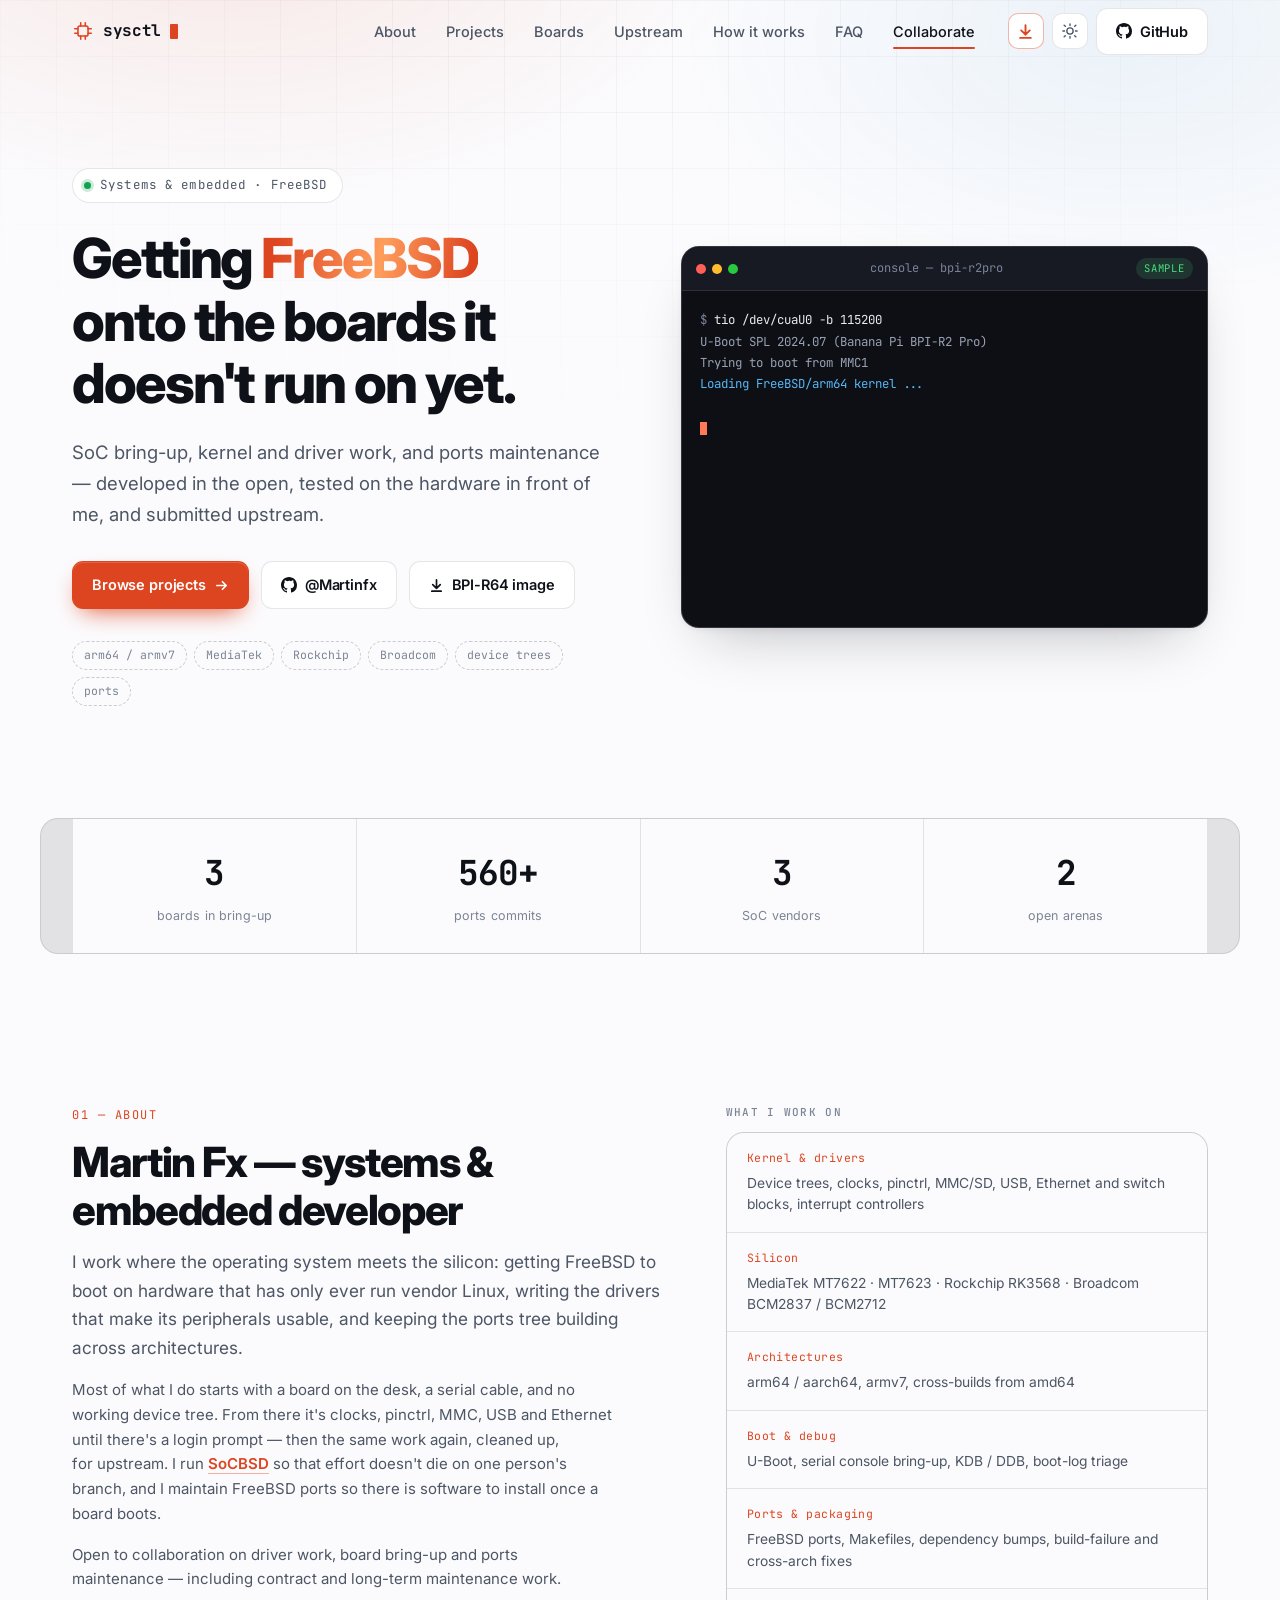
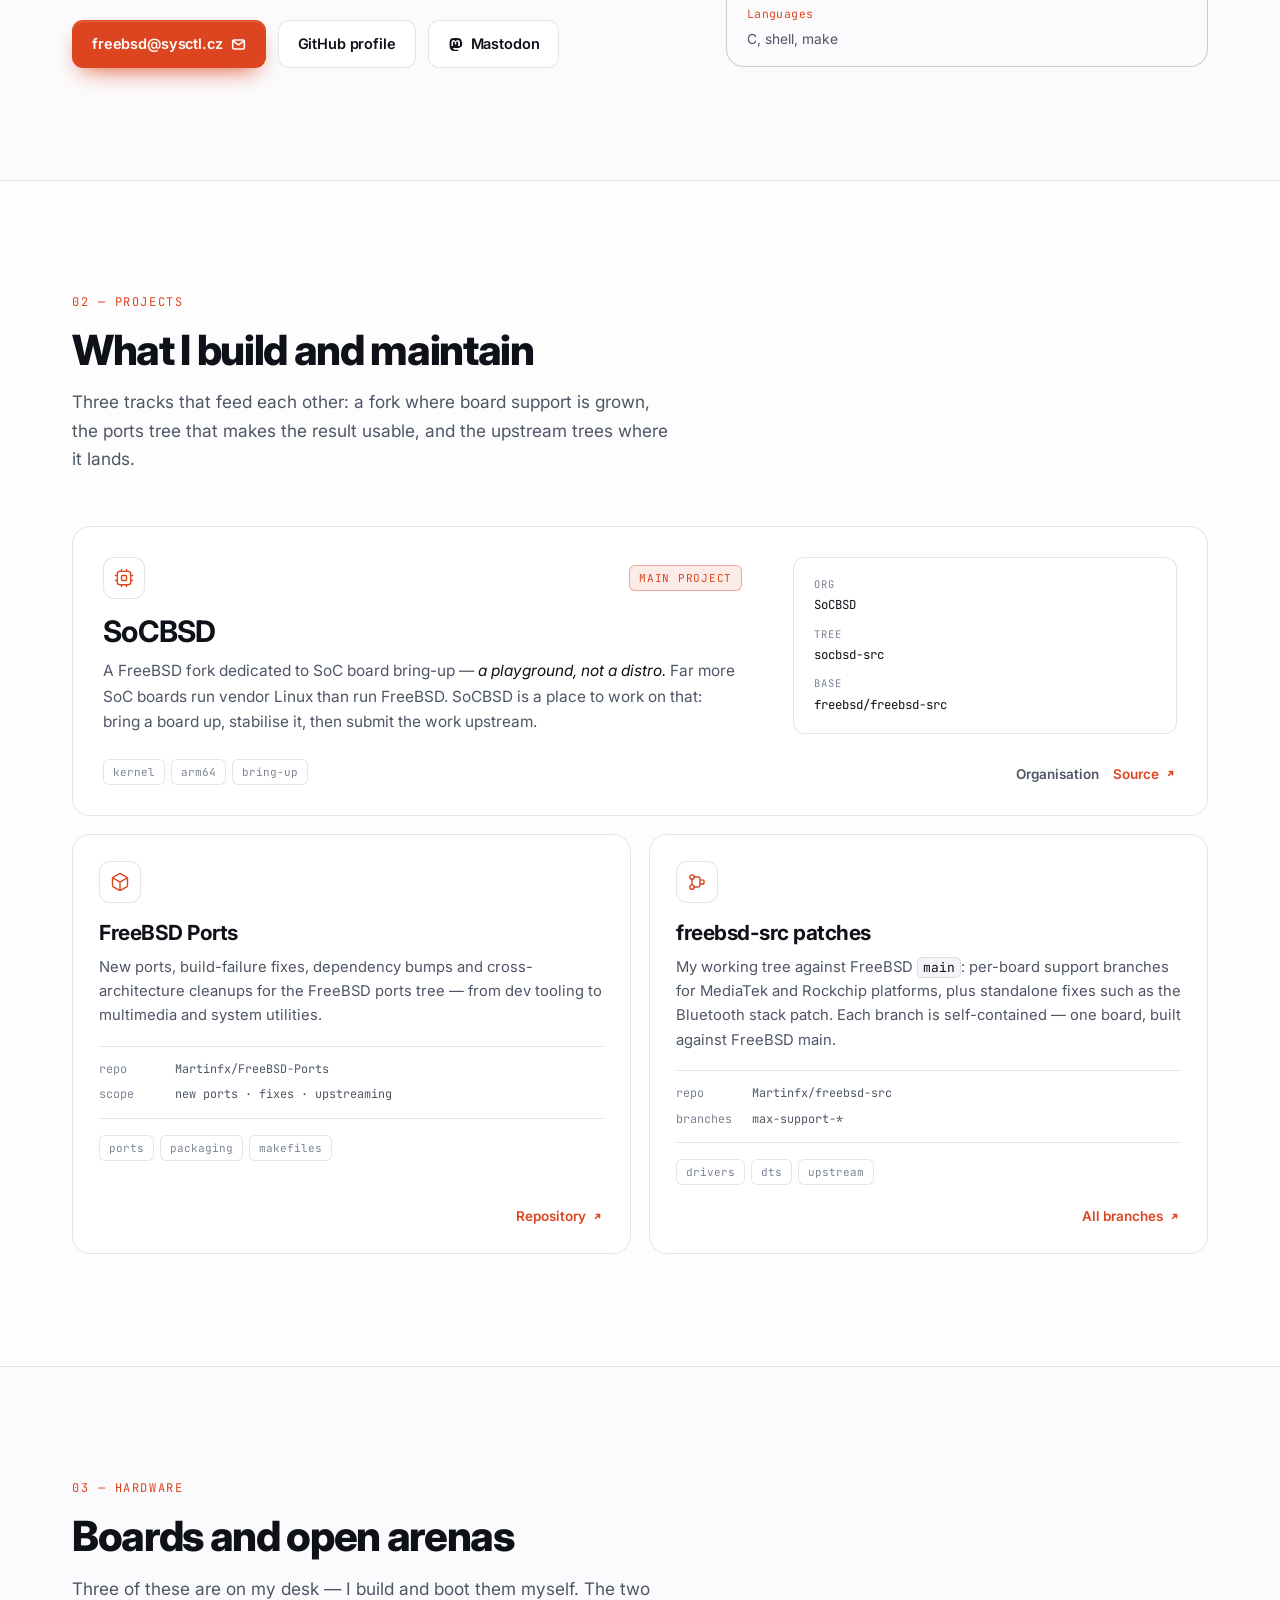
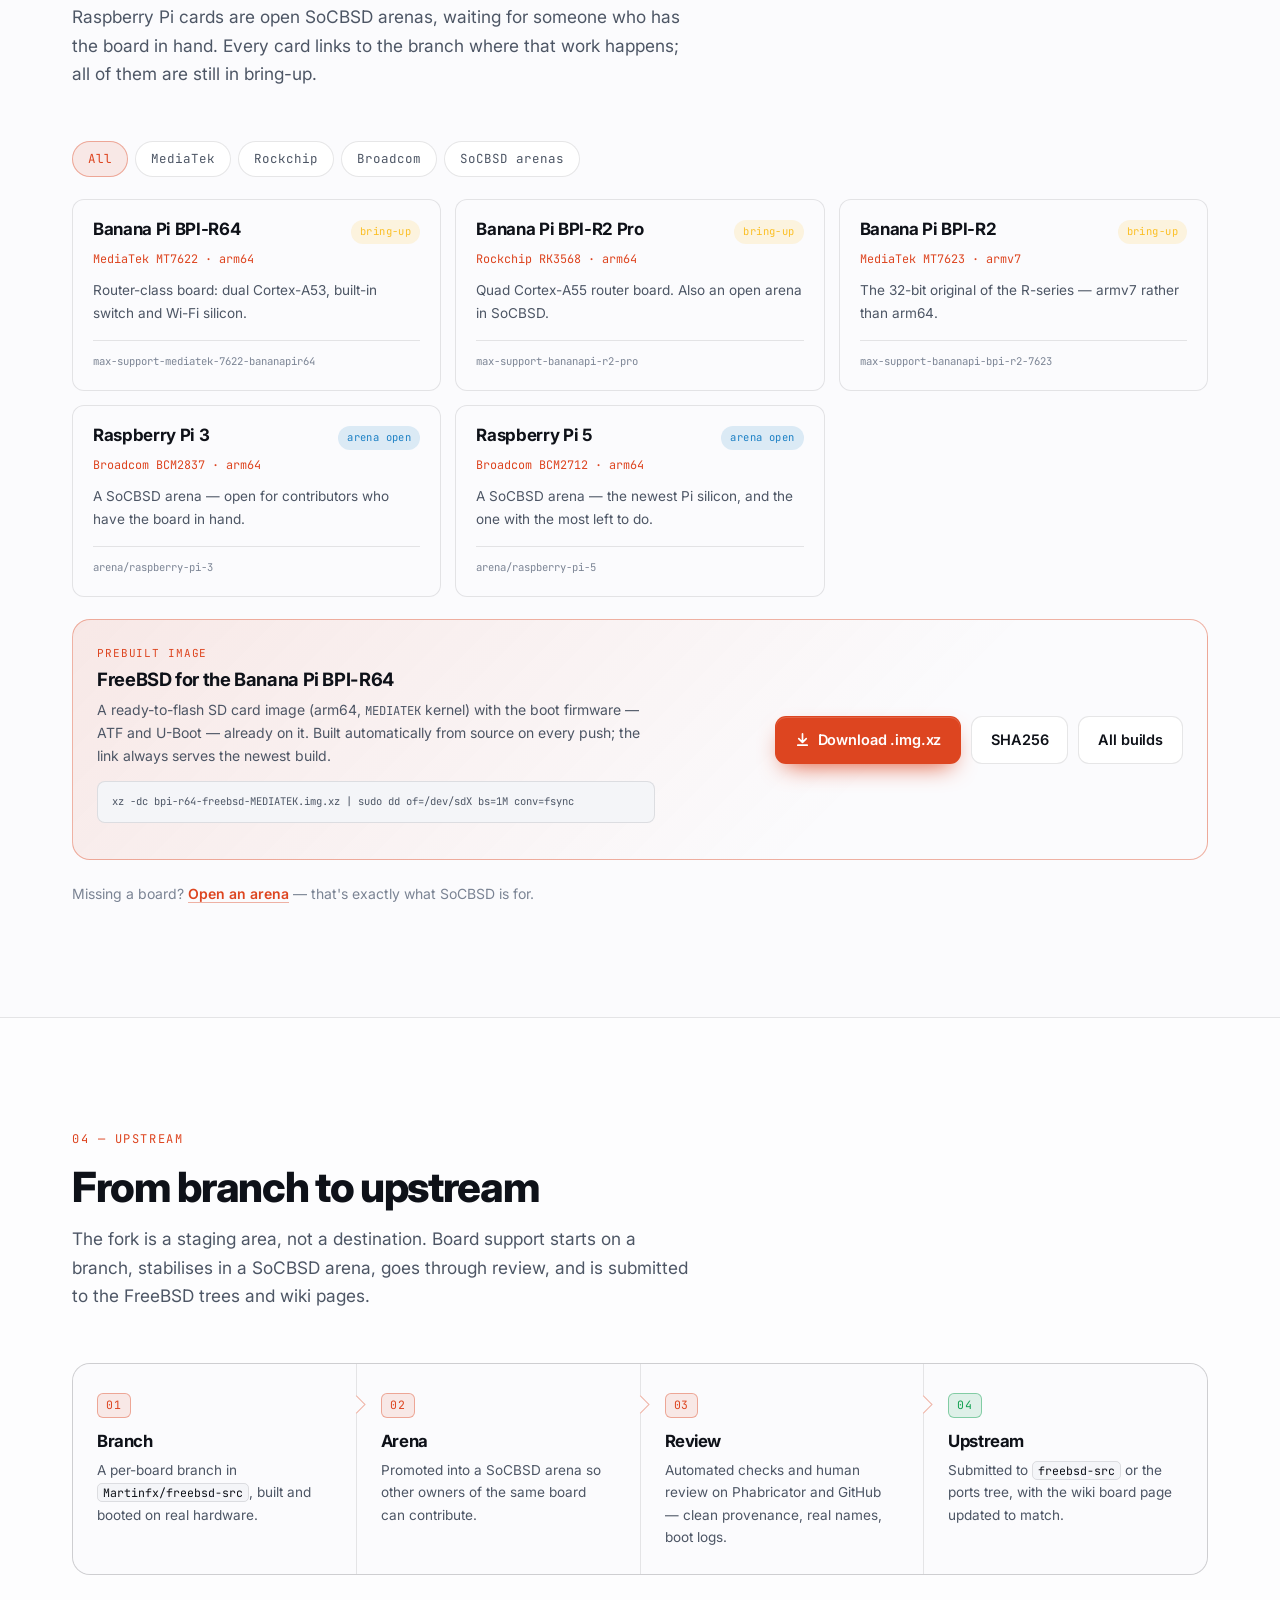
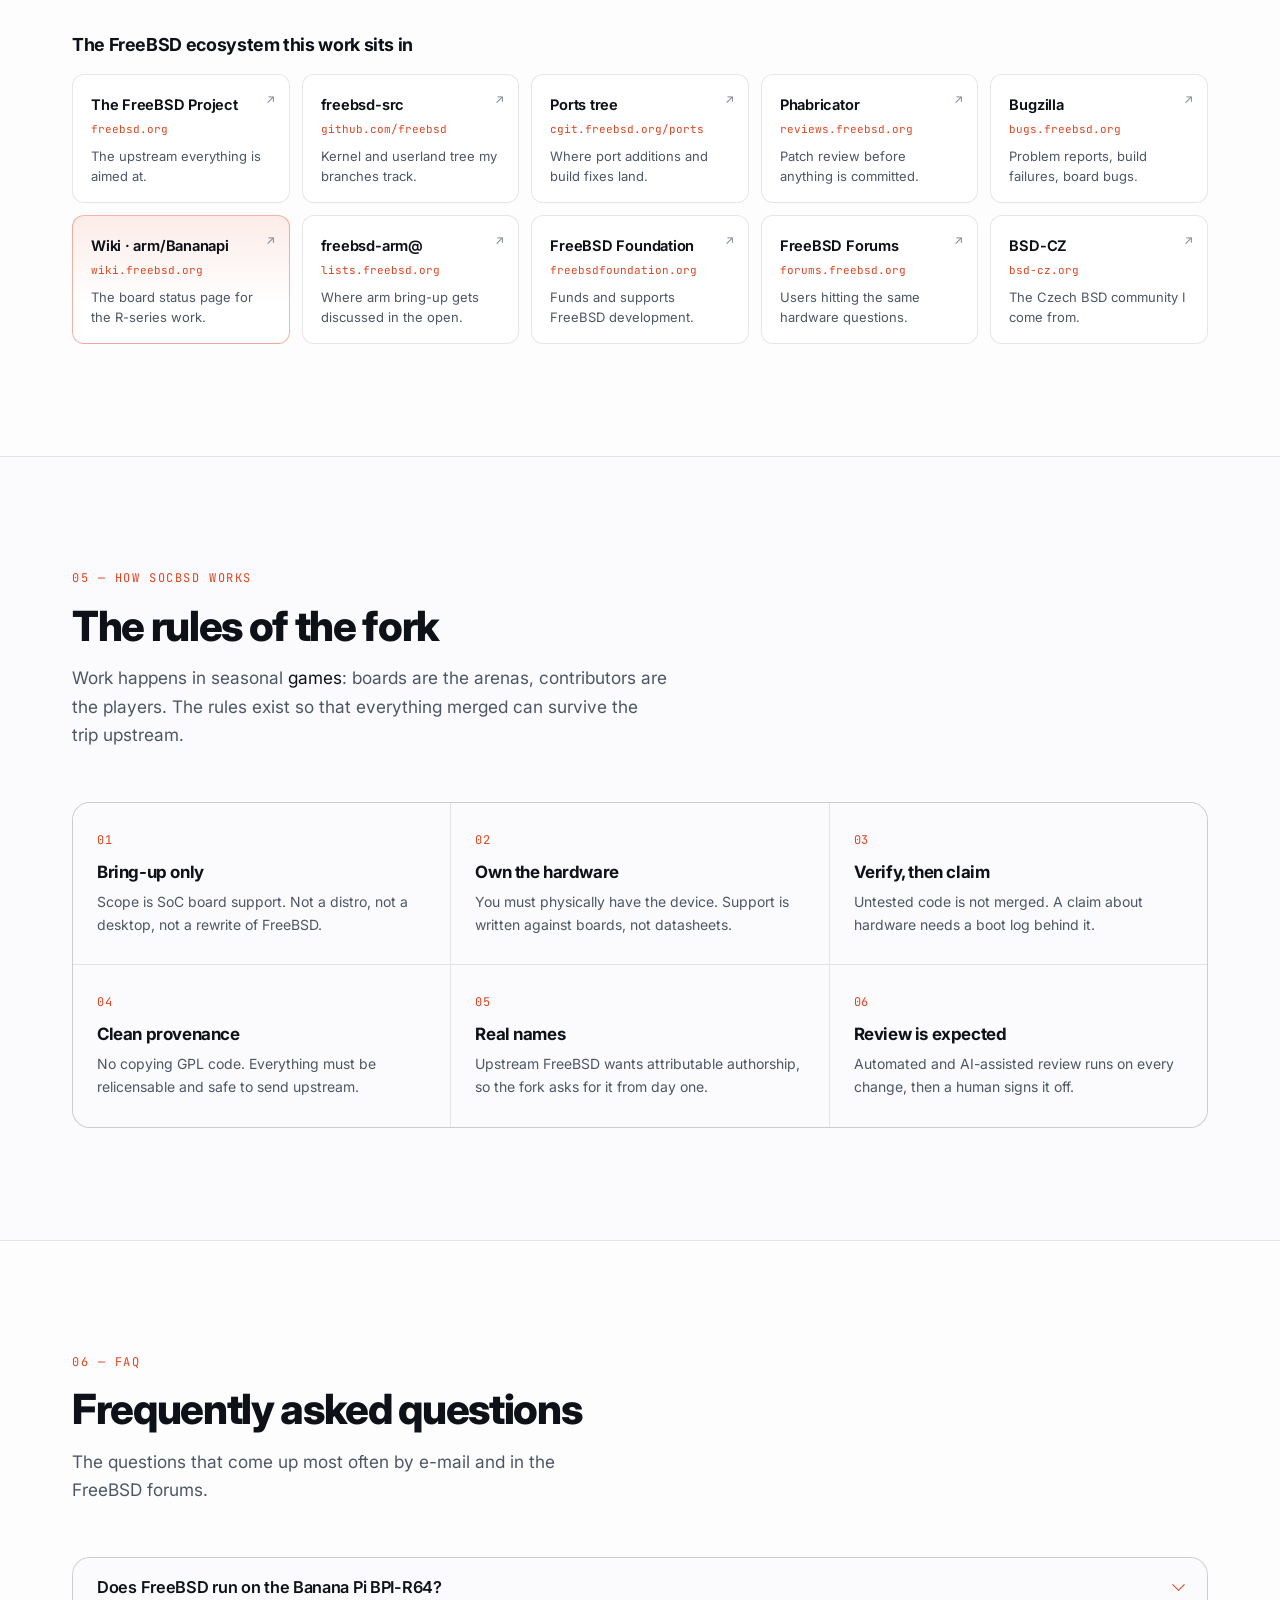
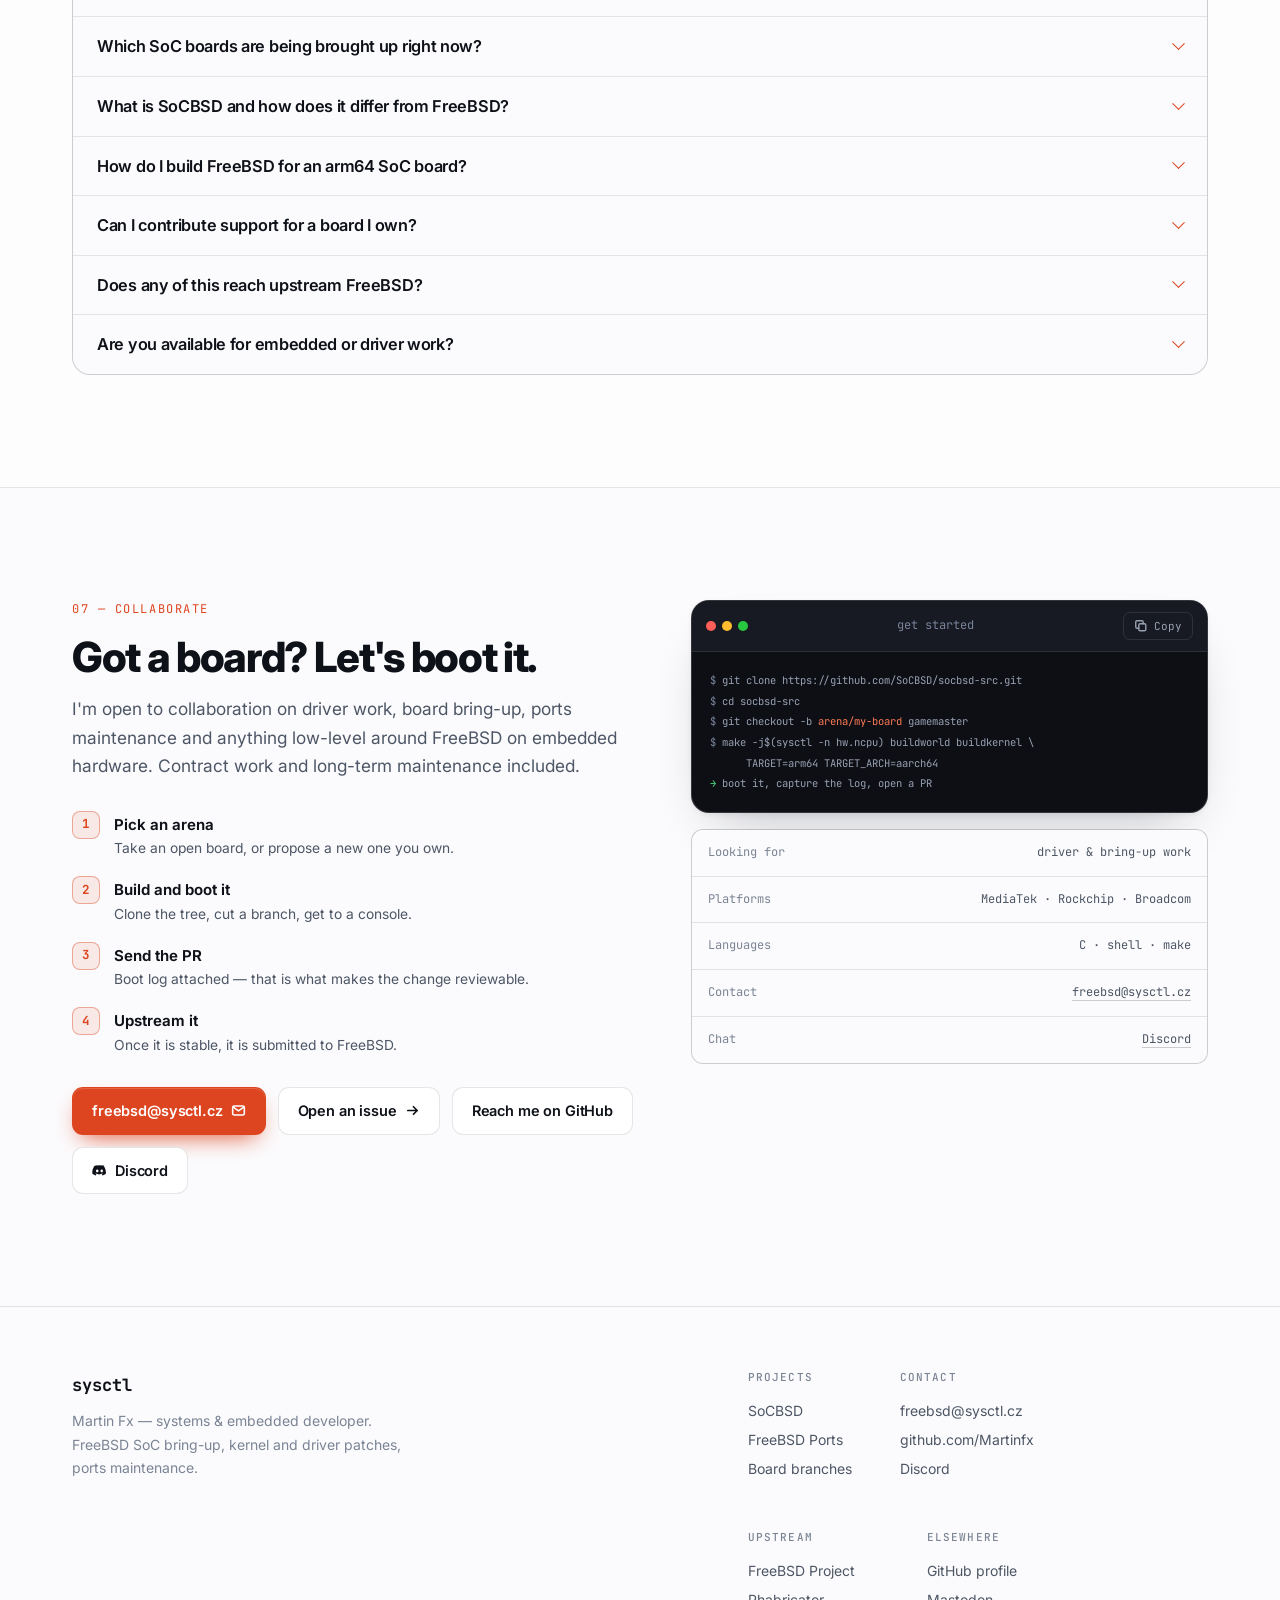
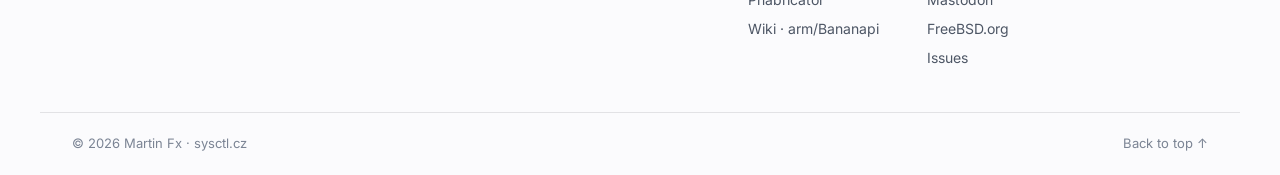
<file: index.html>
<!DOCTYPE html>
<html lang="en" data-theme="dark">
<head>
<meta charset="utf-8">
<meta name="viewport" content="width=device-width, initial-scale=1">

<title>sysctl — FreeBSD SoC bring-up, kernel &amp; ports</title>
<meta name="description" content="FreeBSD SoC board bring-up: Banana Pi BPI-R64, BPI-R2 Pro, BPI-R2 and Raspberry Pi. Kernel and driver patches, FreeBSD ports maintenance — verified on real hardware.">
<link rel="canonical" href="https://sysctl.cz/">

<meta name="robots" content="index, follow, max-snippet:-1, max-image-preview:large, max-video-preview:-1">
<meta name="googlebot" content="index, follow, max-snippet:-1, max-image-preview:large, max-video-preview:-1">
<meta name="bingbot" content="index, follow">
<meta name="author" content="Martin Fx">
<meta name="creator" content="Martin Fx">
<meta name="publisher" content="Martin Fx">
<meta name="keywords" content="FreeBSD, SoC bring-up, embedded FreeBSD, Banana Pi BPI-R64, BPI-R2 Pro, BPI-R2, MediaTek MT7622, MT7623, MT7986, Rockchip RK3568, Raspberry Pi FreeBSD, arm64, aarch64, device tree, FreeBSD kernel driver, FreeBSD ports, SoCBSD, board bring-up, U-Boot, embedded BSD">
<meta name="subject" content="FreeBSD SoC board bring-up and ports maintenance">
<meta name="rating" content="general">
<meta name="referrer" content="strict-origin-when-cross-origin">
<meta name="format-detection" content="telephone=no">
<meta name="color-scheme" content="dark light">
<meta name="theme-color" content="#08090c" media="(prefers-color-scheme: dark)">
<meta name="theme-color" content="#fbfbfd" media="(prefers-color-scheme: light)">
<meta name="application-name" content="sysctl">
<meta name="apple-mobile-web-app-title" content="sysctl">
<meta name="apple-mobile-web-app-capable" content="yes">
<meta name="mobile-web-app-capable" content="yes">

<meta name="geo.region" content="CZ">
<meta name="geo.placename" content="Czechia">

<link rel="alternate" hreflang="en" href="https://sysctl.cz/">
<link rel="alternate" hreflang="x-default" href="https://sysctl.cz/">

<meta property="og:type" content="website">
<meta property="og:site_name" content="sysctl">
<meta property="og:locale" content="en_GB">
<meta property="og:title" content="sysctl — FreeBSD SoC bring-up, kernel &amp; ports">
<meta property="og:description" content="FreeBSD on SoC boards that never had it: Banana Pi BPI-R64, BPI-R2 Pro, BPI-R2 and Raspberry Pi bring-up, kernel and driver patches, and ports maintenance. Verified on real hardware, pushed upstream.">
<meta property="og:url" content="https://sysctl.cz/">
<meta property="og:image" content="https://sysctl.cz/assets/img/og.png">
<meta property="og:image:secure_url" content="https://sysctl.cz/assets/img/og.png">
<meta property="og:image:type" content="image/png">
<meta property="og:image:width" content="1200">
<meta property="og:image:height" content="630">
<meta property="og:image:alt" content="sysctl — Getting FreeBSD onto the boards it doesn't run on yet. Board tags: BPI-R64, BPI-R2 Pro, BPI-R2, RPi 3 / 5.">

<meta name="twitter:card" content="summary_large_image">
<meta name="twitter:domain" content="sysctl.cz">
<meta name="twitter:url" content="https://sysctl.cz/">
<meta name="twitter:title" content="sysctl — FreeBSD SoC bring-up, kernel &amp; ports">
<meta name="twitter:description" content="FreeBSD on SoC boards that never had it: Banana Pi BPI-R64, BPI-R2 Pro, BPI-R2 and Raspberry Pi bring-up, kernel patches, ports maintenance.">
<meta name="twitter:image" content="https://sysctl.cz/assets/img/og.png">
<meta name="twitter:image:alt" content="sysctl — FreeBSD SoC bring-up. Boards: BPI-R64, BPI-R2 Pro, BPI-R2, Raspberry Pi 3 and 5.">

<link rel="me" href="https://github.com/Martinfx">
<link rel="me" href="https://mastodon.bsd.cafe/@martin">
<meta name="fediverse:creator" content="@martin@mastodon.bsd.cafe">
<link rel="author" href="https://github.com/Martinfx">
<link rel="icon" href="assets/img/favicon.svg" type="image/svg+xml">
<link rel="apple-touch-icon" href="assets/img/favicon.svg">
<link rel="manifest" href="site.webmanifest">
<link rel="sitemap" type="application/xml" href="sitemap.xml">

<link rel="preconnect" href="https://fonts.googleapis.com">
<link rel="preconnect" href="https://fonts.gstatic.com" crossorigin>
<link rel="dns-prefetch" href="https://fonts.gstatic.com">
<link rel="dns-prefetch" href="https://api.github.com">
<link rel="stylesheet" href="https://fonts.googleapis.com/css2?family=Inter:wght@400;500;600;700;800&family=JetBrains+Mono:wght@400;500;700&display=swap">
<link rel="stylesheet" href="assets/css/style.css">

<script>
  // Set theme before first paint to avoid a flash of the wrong colours.
  try {
    var t = localStorage.getItem('sysctl-theme');
    if (!t) t = matchMedia('(prefers-color-scheme: light)').matches ? 'light' : 'dark';
    document.documentElement.setAttribute('data-theme', t);
  } catch (e) {}
</script>

<script type="application/ld+json">
{
  "@context": "https://schema.org",
  "@graph": [
    {
      "@type": "WebSite",
      "@id": "https://sysctl.cz/#website",
      "url": "https://sysctl.cz/",
      "name": "sysctl",
      "alternateName": "sysctl - FreeBSD SoC bring-up",
      "description": "FreeBSD SoC board bring-up, kernel and driver patches, and ports maintenance.",
      "inLanguage": "en",
      "publisher": {
        "@id": "https://sysctl.cz/#person"
      },
      "copyrightHolder": {
        "@id": "https://sysctl.cz/#person"
      }
    },
    {
      "@type": "ProfilePage",
      "@id": "https://sysctl.cz/#webpage",
      "url": "https://sysctl.cz/",
      "name": "sysctl - FreeBSD SoC bring-up, kernel & ports",
      "isPartOf": {
        "@id": "https://sysctl.cz/#website"
      },
      "about": {
        "@id": "https://sysctl.cz/#person"
      },
      "mainEntity": {
        "@id": "https://sysctl.cz/#person"
      },
      "inLanguage": "en",
      "primaryImageOfPage": {
        "@id": "https://sysctl.cz/#og"
      },
      "breadcrumb": {
        "@id": "https://sysctl.cz/#breadcrumb"
      },
      "significantLink": [
        "https://github.com/SoCBSD",
        "https://github.com/Martinfx/FreeBSD-Ports",
        "https://www.freebsd.org/",
        "https://wiki.freebsd.org/arm/Bananapi"
      ]
    },
    {
      "@type": "ImageObject",
      "@id": "https://sysctl.cz/#og",
      "url": "https://sysctl.cz/assets/img/og.png",
      "contentUrl": "https://sysctl.cz/assets/img/og.png",
      "width": 1200,
      "height": 630,
      "encodingFormat": "image/png",
      "caption": "sysctl - Getting FreeBSD onto the boards it doesn't run on yet."
    },
    {
      "@type": "Person",
      "@id": "https://sysctl.cz/#person",
      "name": "Martin Fx",
      "url": "https://sysctl.cz/",
      "mainEntityOfPage": {
        "@id": "https://sysctl.cz/#webpage"
      },
      "jobTitle": "Systems and embedded developer",
      "description": "FreeBSD developer working on SoC board bring-up, kernel and device drivers, and ports maintenance.",
      "sameAs": [
        "https://github.com/Martinfx",
        "https://github.com/SoCBSD",
        "https://mastodon.bsd.cafe/@martin"
      ],
      "knowsAbout": [
        "FreeBSD",
        "Operating system kernel development",
        "SoC board bring-up",
        "ARM64 / AArch64",
        "ARMv7",
        "Device drivers",
        "Device tree (DTS)",
        "MediaTek MT7622",
        "MediaTek MT7623",
        "Rockchip RK3568",
        "Broadcom BCM2837",
        "FreeBSD ports",
        "U-Boot",
        "Embedded systems",
        "C programming"
      ],
      "knowsLanguage": [
        "en",
        "cs"
      ],
      "seeks": {
        "@type": "Demand",
        "name": "Collaboration on FreeBSD driver work and SoC board bring-up"
      },
      "email": "freebsd@sysctl.cz",
      "contactPoint": {
        "@type": "ContactPoint",
        "contactType": "Professional enquiries",
        "email": "freebsd@sysctl.cz",
        "availableLanguage": [
          "en",
          "cs"
        ]
      },
      "nationality": {
        "@type": "Country",
        "name": "Czechia"
      },
      "workLocation": {
        "@type": "Place",
        "address": {
          "@type": "PostalAddress",
          "addressCountry": "CZ"
        }
      }
    },
    {
      "@type": "Organization",
      "@id": "https://github.com/SoCBSD#organization",
      "name": "SoCBSD",
      "url": "https://github.com/SoCBSD",
      "description": "A FreeBSD fork dedicated to SoC board bring-up. A playground, not a distro.",
      "member": {
        "@id": "https://sysctl.cz/#person"
      },
      "sameAs": [
        "https://discord.gg/qHCeXUMVr"
      ],
      "contactPoint": {
        "@type": "ContactPoint",
        "contactType": "Community chat",
        "url": "https://discord.gg/qHCeXUMVr"
      }
    },
    {
      "@type": "BreadcrumbList",
      "@id": "https://sysctl.cz/#breadcrumb",
      "itemListElement": [
        {
          "@type": "ListItem",
          "position": 1,
          "name": "Home",
          "item": "https://sysctl.cz/"
        },
        {
          "@type": "ListItem",
          "position": 2,
          "name": "About",
          "item": "https://sysctl.cz/#about"
        },
        {
          "@type": "ListItem",
          "position": 3,
          "name": "Projects",
          "item": "https://sysctl.cz/#projects"
        },
        {
          "@type": "ListItem",
          "position": 4,
          "name": "Boards",
          "item": "https://sysctl.cz/#boards"
        },
        {
          "@type": "ListItem",
          "position": 5,
          "name": "Upstream",
          "item": "https://sysctl.cz/#upstream"
        },
        {
          "@type": "ListItem",
          "position": 6,
          "name": "How it works",
          "item": "https://sysctl.cz/#rules"
        },
        {
          "@type": "ListItem",
          "position": 7,
          "name": "FAQ",
          "item": "https://sysctl.cz/#faq"
        },
        {
          "@type": "ListItem",
          "position": 8,
          "name": "Collaborate",
          "item": "https://sysctl.cz/#collab"
        }
      ]
    },
    {
      "@type": "ItemList",
      "@id": "https://sysctl.cz/#projects",
      "name": "Projects",
      "itemListOrder": "https://schema.org/ItemListOrderDescending",
      "numberOfItems": 3,
      "itemListElement": [
        {
          "@type": "ListItem",
          "position": 1,
          "item": {
            "@type": "SoftwareSourceCode",
            "name": "SoCBSD",
            "description": "A FreeBSD fork dedicated to SoC board bring-up - a playground, not a distro.",
            "codeRepository": "https://github.com/SoCBSD/socbsd-src",
            "url": "https://github.com/SoCBSD/socbsd-src",
            "programmingLanguage": "C",
            "runtimePlatform": "FreeBSD",
            "author": {
              "@id": "https://sysctl.cz/#person"
            }
          }
        },
        {
          "@type": "ListItem",
          "position": 2,
          "item": {
            "@type": "SoftwareSourceCode",
            "name": "FreeBSD Ports",
            "description": "New ports, build-failure fixes, dependency bumps and cross-architecture cleanups for the FreeBSD ports tree.",
            "codeRepository": "https://github.com/Martinfx/FreeBSD-Ports",
            "url": "https://github.com/Martinfx/FreeBSD-Ports",
            "programmingLanguage": "Makefile",
            "runtimePlatform": "FreeBSD",
            "author": {
              "@id": "https://sysctl.cz/#person"
            }
          }
        },
        {
          "@type": "ListItem",
          "position": 3,
          "item": {
            "@type": "SoftwareSourceCode",
            "name": "freebsd-src patches",
            "description": "Per-board FreeBSD support branches for MediaTek and Rockchip platforms, plus standalone kernel fixes.",
            "codeRepository": "https://github.com/Martinfx/freebsd-src",
            "url": "https://github.com/Martinfx/freebsd-src",
            "programmingLanguage": "C",
            "runtimePlatform": "FreeBSD",
            "author": {
              "@id": "https://sysctl.cz/#person"
            }
          }
        }
      ]
    },
    {
      "@type": "ItemList",
      "@id": "https://sysctl.cz/#boards",
      "name": "SoC boards in bring-up",
      "numberOfItems": 5,
      "itemListElement": [
        {
          "@type": "ListItem",
          "position": 1,
          "name": "Banana Pi BPI-R64",
          "item": {
            "@type": "SoftwareSourceCode",
            "name": "FreeBSD support for Banana Pi BPI-R64",
            "description": "Banana Pi BPI-R64 (MediaTek MT7622, arm64) FreeBSD board support branch.",
            "codeRepository": "https://github.com/Martinfx/freebsd-src/tree/max-support-mediatek-7622-bananapir64",
            "url": "https://github.com/Martinfx/freebsd-src/tree/max-support-mediatek-7622-bananapir64",
            "programmingLanguage": "C",
            "runtimePlatform": "FreeBSD",
            "targetProduct": {
              "@type": "SoftwareApplication",
              "name": "Banana Pi BPI-R64",
              "applicationCategory": "Operating system",
              "operatingSystem": "FreeBSD"
            },
            "author": {
              "@id": "https://sysctl.cz/#person"
            }
          }
        },
        {
          "@type": "ListItem",
          "position": 2,
          "name": "Banana Pi BPI-R2 Pro",
          "item": {
            "@type": "SoftwareSourceCode",
            "name": "FreeBSD support for Banana Pi BPI-R2 Pro",
            "description": "Banana Pi BPI-R2 Pro (Rockchip RK3568, arm64) FreeBSD board support branch.",
            "codeRepository": "https://github.com/Martinfx/freebsd-src/tree/max-support-bananapi-r2-pro",
            "url": "https://github.com/Martinfx/freebsd-src/tree/max-support-bananapi-r2-pro",
            "programmingLanguage": "C",
            "runtimePlatform": "FreeBSD",
            "targetProduct": {
              "@type": "SoftwareApplication",
              "name": "Banana Pi BPI-R2 Pro",
              "applicationCategory": "Operating system",
              "operatingSystem": "FreeBSD"
            },
            "author": {
              "@id": "https://sysctl.cz/#person"
            }
          }
        },
        {
          "@type": "ListItem",
          "position": 3,
          "name": "Banana Pi BPI-R2",
          "item": {
            "@type": "SoftwareSourceCode",
            "name": "FreeBSD support for Banana Pi BPI-R2",
            "description": "Banana Pi BPI-R2 (MediaTek MT7623, armv7) FreeBSD board support branch.",
            "codeRepository": "https://github.com/Martinfx/freebsd-src/tree/max-support-bananapi-bpi-r2-7623",
            "url": "https://github.com/Martinfx/freebsd-src/tree/max-support-bananapi-bpi-r2-7623",
            "programmingLanguage": "C",
            "runtimePlatform": "FreeBSD",
            "targetProduct": {
              "@type": "SoftwareApplication",
              "name": "Banana Pi BPI-R2",
              "applicationCategory": "Operating system",
              "operatingSystem": "FreeBSD"
            },
            "author": {
              "@id": "https://sysctl.cz/#person"
            }
          }
        },
        {
          "@type": "ListItem",
          "position": 4,
          "name": "Raspberry Pi 3",
          "item": {
            "@type": "SoftwareSourceCode",
            "name": "FreeBSD support for Raspberry Pi 3",
            "description": "Raspberry Pi 3 (Broadcom BCM2837, arm64) FreeBSD board support branch.",
            "codeRepository": "https://github.com/SoCBSD/socbsd-src/tree/arena/raspberry-pi-3",
            "url": "https://github.com/SoCBSD/socbsd-src/tree/arena/raspberry-pi-3",
            "programmingLanguage": "C",
            "runtimePlatform": "FreeBSD",
            "targetProduct": {
              "@type": "SoftwareApplication",
              "name": "Raspberry Pi 3",
              "applicationCategory": "Operating system",
              "operatingSystem": "FreeBSD"
            },
            "author": {
              "@id": "https://sysctl.cz/#person"
            }
          }
        },
        {
          "@type": "ListItem",
          "position": 5,
          "name": "Raspberry Pi 5",
          "item": {
            "@type": "SoftwareSourceCode",
            "name": "FreeBSD support for Raspberry Pi 5",
            "description": "Raspberry Pi 5 (Broadcom BCM2712, arm64) FreeBSD board support branch.",
            "codeRepository": "https://github.com/SoCBSD/socbsd-src/tree/arena/raspberry-pi-5",
            "url": "https://github.com/SoCBSD/socbsd-src/tree/arena/raspberry-pi-5",
            "programmingLanguage": "C",
            "runtimePlatform": "FreeBSD",
            "targetProduct": {
              "@type": "SoftwareApplication",
              "name": "Raspberry Pi 5",
              "applicationCategory": "Operating system",
              "operatingSystem": "FreeBSD"
            },
            "author": {
              "@id": "https://sysctl.cz/#person"
            }
          }
        }
      ]
    },
    {
      "@type": "FAQPage",
      "@id": "https://sysctl.cz/#faq",
      "mainEntity": [
        {
          "@type": "Question",
          "name": "Does FreeBSD run on the Banana Pi BPI-R64?",
          "acceptedAnswer": {
            "@type": "Answer",
            "text": "Not out of the box - there is no BPI-R64 image on the FreeBSD download page. Support for its MediaTek MT7622 SoC is what the max-support-mediatek-7622-bananapir64 branch adds: device tree, clocks, pinctrl and the drivers needed to reach a console. Build that branch for TARGET=arm64 and you get a bootable system on the board. Or skip the build: a prebuilt SD card image, boot firmware included, is published with every build."
          }
        },
        {
          "@type": "Question",
          "name": "Which SoC boards are being brought up right now?",
          "acceptedAnswer": {
            "@type": "Answer",
            "text": "Three on my own bench: Banana Pi BPI-R64 (MediaTek MT7622, arm64), BPI-R2 Pro (Rockchip RK3568, arm64) and BPI-R2 (MediaTek MT7623, armv7). Two more are open SoCBSD arenas waiting for a contributor with the board: Raspberry Pi 3 (BCM2837) and Raspberry Pi 5 (BCM2712). Each has its own branch."
          }
        },
        {
          "@type": "Question",
          "name": "What is SoCBSD and how does it differ from FreeBSD?",
          "acceptedAnswer": {
            "@type": "Answer",
            "text": "SoCBSD is a FreeBSD fork with exactly one job: SoC board bring-up. It is a playground, not a distribution - no installer, no desktop, no divergent userland. Work lands there first because merging is fast, then goes upstream into FreeBSD once it is stable. Everything is written to be relicensable and upstream-ready from the first commit."
          }
        },
        {
          "@type": "Question",
          "name": "How do I build FreeBSD for an arm64 SoC board?",
          "acceptedAnswer": {
            "@type": "Answer",
            "text": "Clone the tree, check out the branch for your board, then cross-build world and kernel with: make -j$(sysctl -n hw.ncpu) buildworld buildkernel TARGET=arm64 TARGET_ARCH=aarch64. Then write the result to an SD card, attach a serial console and capture the boot log - that log is what a pull request needs."
          }
        },
        {
          "@type": "Question",
          "name": "Can I contribute support for a board I own?",
          "acceptedAnswer": {
            "@type": "Answer",
            "text": "Yes - that is the whole point. Open an arena for your board or join an existing one. The rules are short: you must physically own the hardware, you must verify what you claim (untested code is not merged), no GPL code may be copied in, and you commit under a real name so the work can go upstream."
          }
        },
        {
          "@type": "Question",
          "name": "Does any of this reach upstream FreeBSD?",
          "acceptedAnswer": {
            "@type": "Answer",
            "text": "Upstream is the destination, not a side effect. A change starts on a per-board branch, stabilises in a SoCBSD arena, goes through review on Phabricator and GitHub, and is submitted to freebsd-src or the ports tree. Ports work takes the same route; my ports repository holds over 560 commits of new ports, build-failure fixes and cross-architecture cleanups."
          }
        },
        {
          "@type": "Question",
          "name": "Are you available for embedded or driver work?",
          "acceptedAnswer": {
            "@type": "Answer",
            "text": "Yes - board bring-up, device drivers, device trees, ports maintenance and long-term support contracts around FreeBSD on embedded hardware. Platforms worked on day to day are MediaTek, Rockchip and Broadcom. Write to freebsd@sysctl.cz or reach out on GitHub."
          }
        }
      ]
    }
  ]
}
</script>

</head>
<body>
<a class="skip-link" href="#main">Skip to content</a>

<div class="bg-grid" aria-hidden="true"></div>
<div class="bg-glow" aria-hidden="true"></div>

<header class="nav" id="nav">
  <div class="container nav__inner">
    <a class="brand" href="#top" aria-label="sysctl — home">
      <span class="brand__mark" aria-hidden="true">
        <svg viewBox="0 0 24 24" width="22" height="22" fill="none" stroke="currentColor" stroke-width="1.7" stroke-linecap="round" stroke-linejoin="round">
          <rect x="6.5" y="6.5" width="11" height="11" rx="2"/>
          <path d="M9.5 3v3.5M14.5 3v3.5M9.5 17.5V21M14.5 17.5V21M3 9.5h3.5M3 14.5h3.5M17.5 9.5H21M17.5 14.5H21"/>
        </svg>
      </span>
      <span class="brand__text">sysctl</span>
      <span class="brand__caret" aria-hidden="true"></span>
    </a>

    <nav class="nav__links" id="nav-links" aria-label="Main">
      <a href="#about">About</a>
      <a href="#projects">Projects</a>
      <a href="#boards">Boards</a>
      <a href="#upstream">Upstream</a>
      <a href="#rules">How it works</a>
      <a href="#faq">FAQ</a>
      <a href="#collab">Collaborate</a>
    </nav>

    <div class="nav__actions">
      <a class="icon-btn icon-btn--accent" href="#download-bpi-r64" aria-label="Download the FreeBSD image for the BPI-R64" title="Download the BPI-R64 image">
        <svg viewBox="0 0 16 16" width="17" height="17" fill="none" stroke="currentColor" stroke-width="1.8" stroke-linecap="round" stroke-linejoin="round" aria-hidden="true"><path d="M8 2v9M4 7l4 4 4-4M3 14h10"/></svg>
      </a>
      <button class="icon-btn" id="theme-toggle" type="button" aria-label="Switch colour theme" title="Switch theme">
        <svg class="icon-sun" viewBox="0 0 24 24" width="18" height="18" fill="none" stroke="currentColor" stroke-width="1.8" stroke-linecap="round"><circle cx="12" cy="12" r="4.2"/><path d="M12 2.5v2.2M12 19.3v2.2M4.2 4.2l1.6 1.6M18.2 18.2l1.6 1.6M2.5 12h2.2M19.3 12h2.2M4.2 19.8l1.6-1.6M18.2 5.8l1.6-1.6"/></svg>
        <svg class="icon-moon" viewBox="0 0 24 24" width="18" height="18" fill="none" stroke="currentColor" stroke-width="1.8" stroke-linecap="round" stroke-linejoin="round"><path d="M20 14.2A8.2 8.2 0 0 1 9.8 4a8.2 8.2 0 1 0 10.2 10.2Z"/></svg>
      </button>
      <a class="btn btn--ghost nav__gh" href="https://github.com/Martinfx" target="_blank" rel="noopener">
        <svg viewBox="0 0 16 16" width="16" height="16" fill="currentColor" aria-hidden="true"><path d="M8 0C3.58 0 0 3.58 0 8c0 3.54 2.29 6.53 5.47 7.59.4.07.55-.17.55-.38 0-.19-.01-.82-.01-1.49-2.01.37-2.53-.49-2.69-.94-.09-.23-.48-.94-.82-1.13-.28-.15-.68-.52-.01-.53.63-.01 1.08.58 1.23.82.72 1.21 1.87.87 2.33.66.07-.52.28-.87.51-1.07-1.78-.2-3.64-.89-3.64-3.95 0-.87.31-1.59.82-2.15-.08-.2-.36-1.02.08-2.12 0 0 .67-.21 2.2.82a7.4 7.4 0 0 1 2-.27c.68 0 1.36.09 2 .27 1.53-1.04 2.2-.82 2.2-.82.44 1.1.16 1.92.08 2.12.51.56.82 1.27.82 2.15 0 3.07-1.87 3.75-3.65 3.95.29.25.54.73.54 1.48 0 1.07-.01 1.93-.01 2.2 0 .21.15.46.55.38A8.01 8.01 0 0 0 16 8c0-4.42-3.58-8-8-8Z"/></svg>
        <span>GitHub</span>
      </a>
      <button class="icon-btn nav__burger" id="nav-burger" type="button" aria-label="Open menu" aria-expanded="false" aria-controls="nav-links">
        <span class="burger" aria-hidden="true"><i></i><i></i><i></i></span>
      </button>
    </div>
  </div>
</header>

<main id="main">
<span id="top"></span>

<!-- ─────────────────────────── HERO ─────────────────────────── -->
<section class="hero">
  <div class="container hero__inner">
    <div class="hero__copy">
      <p class="eyebrow" data-reveal>
        <span class="dot" aria-hidden="true"></span>
        Systems &amp; embedded · FreeBSD
      </p>

      <h1 class="hero__title" data-reveal>
        Getting <span class="grad">FreeBSD</span> onto the boards it doesn't run on yet.
      </h1>

      <p class="hero__lede" data-reveal>
        SoC bring-up, kernel and driver work, and ports maintenance — developed in the open,
        tested on the hardware in front of me, and submitted upstream.
      </p>

      <div class="hero__cta" data-reveal>
        <a class="btn btn--primary" href="#projects">
          Browse projects
          <svg viewBox="0 0 16 16" width="15" height="15" fill="none" stroke="currentColor" stroke-width="1.8" stroke-linecap="round" stroke-linejoin="round" aria-hidden="true"><path d="M3 8h10M9 4l4 4-4 4"/></svg>
        </a>
        <a class="btn btn--ghost" href="https://github.com/Martinfx" target="_blank" rel="noopener">
          <svg viewBox="0 0 16 16" width="16" height="16" fill="currentColor" aria-hidden="true"><path d="M8 0C3.58 0 0 3.58 0 8c0 3.54 2.29 6.53 5.47 7.59.4.07.55-.17.55-.38 0-.19-.01-.82-.01-1.49-2.01.37-2.53-.49-2.69-.94-.09-.23-.48-.94-.82-1.13-.28-.15-.68-.52-.01-.53.63-.01 1.08.58 1.23.82.72 1.21 1.87.87 2.33.66.07-.52.28-.87.51-1.07-1.78-.2-3.64-.89-3.64-3.95 0-.87.31-1.59.82-2.15-.08-.2-.36-1.02.08-2.12 0 0 .67-.21 2.2.82a7.4 7.4 0 0 1 2-.27c.68 0 1.36.09 2 .27 1.53-1.04 2.2-.82 2.2-.82.44 1.1.16 1.92.08 2.12.51.56.82 1.27.82 2.15 0 3.07-1.87 3.75-3.65 3.95.29.25.54.73.54 1.48 0 1.07-.01 1.93-.01 2.2 0 .21.15.46.55.38A8.01 8.01 0 0 0 16 8c0-4.42-3.58-8-8-8Z"/></svg>
          @Martinfx
        </a>
        <a class="btn btn--ghost" href="#download-bpi-r64">
          <svg viewBox="0 0 16 16" width="15" height="15" fill="none" stroke="currentColor" stroke-width="1.8" stroke-linecap="round" stroke-linejoin="round" aria-hidden="true"><path d="M8 2v9M4 7l4 4 4-4M3 14h10"/></svg>
          BPI-R64 image
        </a>
      </div>

      <ul class="hero__chips" data-reveal>
        <li>arm64 / armv7</li>
        <li>MediaTek</li>
        <li>Rockchip</li>
        <li>Broadcom</li>
        <li>device trees</li>
        <li>ports</li>
      </ul>
    </div>

    <div class="hero__term" data-reveal>
      <div class="term" id="term">
        <div class="term__bar">
          <span class="term__dots" aria-hidden="true"><i></i><i></i><i></i></span>
          <span class="term__title">console — bpi-r2pro</span>
          <span class="term__badge">sample</span>
        </div>
        <pre class="term__body" id="term-body" aria-label="Simulated FreeBSD boot log"></pre>
      </div>
    </div>
  </div>
</section>

<!-- ─────────────────────────── STATS ─────────────────────────── -->
<section class="stats" aria-label="At a glance">
  <div class="container stats__grid">
    <div class="stat" data-reveal>
      <span class="stat__num">3</span>
      <span class="stat__label">boards in bring-up</span>
    </div>
    <div class="stat" data-reveal>
      <span class="stat__num">560+</span>
      <span class="stat__label">ports commits</span>
    </div>
    <div class="stat" data-reveal>
      <span class="stat__num">3</span>
      <span class="stat__label">SoC vendors</span>
    </div>
    <div class="stat" data-reveal>
      <span class="stat__num">2</span>
      <span class="stat__label">open arenas</span>
    </div>
  </div>
</section>

<!-- ─────────────────────────── ABOUT ─────────────────────────── -->
<section class="section" id="about" aria-labelledby="about-title">
  <div class="container">
    <div class="about">
      <div class="about__copy" data-reveal>
        <p class="section__kicker">01 — About</p>
        <h2 class="section__title" id="about-title">Martin Fx — systems &amp; embedded developer</h2>
        <p class="section__lede">
          I work where the operating system meets the silicon: getting FreeBSD to boot on hardware
          that has only ever run vendor Linux, writing the drivers that make its peripherals usable,
          and keeping the ports tree building across architectures.
        </p>
        <p class="about__body">
          Most of what I do starts with a board on the desk, a serial cable, and no working device
          tree. From there it's clocks, pinctrl, MMC, USB and Ethernet until there's a login prompt —
          then the same work again, cleaned up, for upstream. I run
          <a href="https://github.com/SoCBSD" target="_blank" rel="noopener">SoCBSD</a> so that effort
          doesn't die on one person's branch, and I maintain FreeBSD ports so there is software to
          install once a board boots.
        </p>
        <p class="about__body">
          Open to collaboration on driver work, board bring-up and ports maintenance — including
          contract and long-term maintenance work.
        </p>
        <div class="about__cta">
          <a class="btn btn--primary" href="mailto:freebsd@sysctl.cz">
            freebsd@sysctl.cz
            <svg viewBox="0 0 16 16" width="15" height="15" fill="none" stroke="currentColor" stroke-width="1.7" stroke-linecap="round" stroke-linejoin="round" aria-hidden="true"><rect x="1.8" y="3.2" width="12.4" height="9.6" rx="1.6"/><path d="m2.4 4.4 5.6 4 5.6-4"/></svg>
          </a>
          <a class="btn btn--ghost" href="https://github.com/Martinfx" target="_blank" rel="me noopener">GitHub profile</a>
          <a class="btn btn--ghost" href="https://mastodon.bsd.cafe/@martin" target="_blank" rel="me noopener">
            <svg viewBox="0 0 16 16" width="15" height="15" fill="currentColor" aria-hidden="true"><path d="M14.7 5.6c0-3-2-3.9-2-3.9C11.7 1.2 10 1 8.2 1h-.1C6.4 1 4.7 1.2 3.7 1.7c0 0-2 .9-2 3.9v2.6c0 3 .5 5.7 3.3 6.4 1.3.4 2.4.4 3.3.4 1.6 0 2.5-.3 2.5-.3v-1.5s-1.1.3-2.4.3c-1.4 0-2.8-.1-3-1.8v-.3s1.3.3 2.9.4c1 0 1.9-.1 2.9-.2 1.9-.2 3.5-1.4 3.7-2.5.3-1.7.3-4.1.3-4.1Zm-2.4 4h-1.5V6c0-.8-.3-1.2-1-1.2s-1 .4-1 1.3v1.8H7.3V6.1c0-.9-.4-1.3-1-1.3s-1 .4-1 1.2v3.6H3.7V5.9c0-.8.2-1.4.6-1.9.4-.4 1-.7 1.7-.7.8 0 1.4.3 1.8.9l.4.6.4-.6c.4-.6 1-.9 1.8-.9.7 0 1.3.3 1.7.7.4.5.6 1.1.6 1.9v3.7Z"/></svg>
            Mastodon
          </a>
        </div>
      </div>

      <div class="about__skills" data-reveal>
        <h3 class="about__sk-title">What I work on</h3>
        <dl class="skills">
          <div class="skill">
            <dt>Kernel &amp; drivers</dt>
            <dd>Device trees, clocks, pinctrl, MMC/SD, USB, Ethernet and switch blocks, interrupt controllers</dd>
          </div>
          <div class="skill">
            <dt>Silicon</dt>
            <dd>MediaTek MT7622 · MT7623 · Rockchip RK3568 · Broadcom BCM2837 / BCM2712</dd>
          </div>
          <div class="skill">
            <dt>Architectures</dt>
            <dd>arm64 / aarch64, armv7, cross-builds from amd64</dd>
          </div>
          <div class="skill">
            <dt>Boot &amp; debug</dt>
            <dd>U-Boot, serial console bring-up, KDB / DDB, boot-log triage</dd>
          </div>
          <div class="skill">
            <dt>Ports &amp; packaging</dt>
            <dd>FreeBSD ports, Makefiles, dependency bumps, build-failure and cross-arch fixes</dd>
          </div>
          <div class="skill">
            <dt>Languages</dt>
            <dd>C, shell, make</dd>
          </div>
        </dl>
      </div>
    </div>
  </div>
</section>

<!-- ─────────────────────────── PROJECTS ─────────────────────────── -->
<section class="section section--alt" id="projects" aria-labelledby="projects-title">
  <div class="container">
    <header class="section__head" data-reveal>
      <p class="section__kicker">02 — Projects</p>
      <h2 class="section__title" id="projects-title">What I build and maintain</h2>
      <p class="section__lede">
        Three tracks that feed each other: a fork where board support is grown,
        the ports tree that makes the result usable, and the upstream trees where it lands.
      </p>
    </header>

    <div class="cards">

      <article class="card card--feature" data-repo="SoCBSD/socbsd-src" data-reveal>
        <div class="card__top">
          <span class="card__icon" aria-hidden="true">
            <svg viewBox="0 0 24 24" width="20" height="20" fill="none" stroke="currentColor" stroke-width="1.7" stroke-linecap="round" stroke-linejoin="round"><rect x="4" y="4" width="16" height="16" rx="3"/><rect x="9" y="9" width="6" height="6" rx="1.2"/><path d="M9 1.8v2.2M15 1.8v2.2M9 20v2.2M15 20v2.2M1.8 9H4M1.8 15H4M20 9h2.2M20 15h2.2"/></svg>
          </span>
          <span class="tag tag--accent">main project</span>
        </div>
        <h3 class="card__title">SoCBSD</h3>
        <p class="card__desc">
          A FreeBSD fork dedicated to SoC board bring-up — <em>a playground, not a distro.</em>
          Far more SoC boards run vendor Linux than run FreeBSD. SoCBSD is a place to work on
          that: bring a board up, stabilise it, then submit the work upstream.
        </p>
        <ul class="card__meta">
          <li><span class="k">org</span><span class="v">SoCBSD</span></li>
          <li><span class="k">tree</span><span class="v">socbsd-src</span></li>
          <li><span class="k">base</span><span class="v">freebsd/freebsd-src</span></li>
        </ul>
        <div class="card__tags">
          <span class="tag">kernel</span><span class="tag">arm64</span><span class="tag">bring-up</span>
        </div>
        <div class="card__foot">
          <span class="card__stats" data-gh-stats aria-live="polite"></span>
          <div class="card__links">
            <a class="lnk" href="https://github.com/SoCBSD" target="_blank" rel="noopener">Organisation</a>
            <a class="lnk lnk--go" href="https://github.com/SoCBSD/socbsd-src/tree/gamemaster" target="_blank" rel="noopener">
              Source
              <svg viewBox="0 0 16 16" width="13" height="13" fill="none" stroke="currentColor" stroke-width="1.9" stroke-linecap="round" stroke-linejoin="round" aria-hidden="true"><path d="M5.5 10.5 10.5 5.5M6.5 5.5h4v4"/></svg>
            </a>
          </div>
        </div>
      </article>

      <article class="card" data-repo="Martinfx/FreeBSD-Ports" data-reveal>
        <div class="card__top">
          <span class="card__icon" aria-hidden="true">
            <svg viewBox="0 0 24 24" width="20" height="20" fill="none" stroke="currentColor" stroke-width="1.7" stroke-linecap="round" stroke-linejoin="round"><path d="M21 16V8a2 2 0 0 0-1-1.73l-7-4a2 2 0 0 0-2 0l-7 4A2 2 0 0 0 3 8v8a2 2 0 0 0 1 1.73l7 4a2 2 0 0 0 2 0l7-4A2 2 0 0 0 21 16Z"/><path d="m3.3 7.1 8.7 5 8.7-5M12 22.1V12"/></svg>
          </span>
        </div>
        <h3 class="card__title">FreeBSD Ports</h3>
        <p class="card__desc">
          New ports, build-failure fixes, dependency bumps and cross-architecture cleanups
          for the FreeBSD ports tree — from dev tooling to multimedia and system utilities.
        </p>
        <ul class="card__meta">
          <li><span class="k">repo</span><span class="v">Martinfx/FreeBSD-Ports</span></li>
          <li><span class="k">scope</span><span class="v">new ports · fixes · upstreaming</span></li>
        </ul>
        <div class="card__tags">
          <span class="tag">ports</span><span class="tag">packaging</span><span class="tag">makefiles</span>
        </div>
        <div class="card__foot">
          <span class="card__stats" data-gh-stats aria-live="polite"></span>
          <div class="card__links">
            <a class="lnk lnk--go" href="https://github.com/Martinfx/FreeBSD-Ports" target="_blank" rel="noopener">
              Repository
              <svg viewBox="0 0 16 16" width="13" height="13" fill="none" stroke="currentColor" stroke-width="1.9" stroke-linecap="round" stroke-linejoin="round" aria-hidden="true"><path d="M5.5 10.5 10.5 5.5M6.5 5.5h4v4"/></svg>
            </a>
          </div>
        </div>
      </article>

      <article class="card" data-repo="Martinfx/freebsd-src" data-reveal>
        <div class="card__top">
          <span class="card__icon" aria-hidden="true">
            <svg viewBox="0 0 24 24" width="20" height="20" fill="none" stroke="currentColor" stroke-width="1.7" stroke-linecap="round" stroke-linejoin="round"><circle cx="6" cy="6" r="2.6"/><circle cx="6" cy="18" r="2.6"/><circle cx="18" cy="12" r="2.6"/><path d="M6 8.6v6.8M8.6 6h4.9a2 2 0 0 1 2 2v1.6M8.6 18h4.9a2 2 0 0 0 2-2v-1.6"/></svg>
          </span>
        </div>
        <h3 class="card__title">freebsd-src patches</h3>
        <p class="card__desc">
          My working tree against FreeBSD <code>main</code>: per-board support branches for
          MediaTek and Rockchip platforms, plus standalone fixes such as the Bluetooth stack patch.
          Each branch is self-contained — one board, built against FreeBSD main.
        </p>
        <ul class="card__meta">
          <li><span class="k">repo</span><span class="v">Martinfx/freebsd-src</span></li>
          <li><span class="k">branches</span><span class="v">max-support-*</span></li>
        </ul>
        <div class="card__tags">
          <span class="tag">drivers</span><span class="tag">dts</span><span class="tag">upstream</span>
        </div>
        <div class="card__foot">
          <span class="card__stats" data-gh-stats aria-live="polite"></span>
          <div class="card__links">
            <a class="lnk lnk--go" href="https://github.com/Martinfx/freebsd-src/branches/all" target="_blank" rel="noopener">
              All branches
              <svg viewBox="0 0 16 16" width="13" height="13" fill="none" stroke="currentColor" stroke-width="1.9" stroke-linecap="round" stroke-linejoin="round" aria-hidden="true"><path d="M5.5 10.5 10.5 5.5M6.5 5.5h4v4"/></svg>
            </a>
          </div>
        </div>
      </article>

    </div>
  </div>
</section>

<!-- ─────────────────────────── BOARDS ─────────────────────────── -->
<section class="section" id="boards" aria-labelledby="boards-title">
  <div class="container">
    <header class="section__head" data-reveal>
      <p class="section__kicker">03 — Hardware</p>
      <h2 class="section__title" id="boards-title">Boards and open arenas</h2>
      <p class="section__lede">
        Three of these are on my desk — I build and boot them myself. The two Raspberry Pi cards are
        open SoCBSD arenas, waiting for someone who has the board in hand. Every card links to the
        branch where that work happens; all of them are still in bring-up.
      </p>
    </header>

    <div class="filters" role="group" aria-label="Filter boards" data-reveal>
      <button class="chip is-active" type="button" data-filter="all">All</button>
      <button class="chip" type="button" data-filter="mediatek">MediaTek</button>
      <button class="chip" type="button" data-filter="rockchip">Rockchip</button>
      <button class="chip" type="button" data-filter="broadcom">Broadcom</button>
      <button class="chip" type="button" data-filter="arena">SoCBSD arenas</button>
    </div>

    <div class="boards" id="boards-grid">

      <a class="board" data-vendor="mediatek" data-branch="Martinfx/freebsd-src:max-support-mediatek-7622-bananapir64"
         href="https://github.com/Martinfx/freebsd-src/tree/max-support-mediatek-7622-bananapir64" target="_blank" rel="noopener" data-reveal>
        <div class="board__head">
          <h3 class="board__name">Banana Pi BPI-R64</h3>
          <span class="status status--work">bring-up</span>
        </div>
        <p class="board__soc">MediaTek MT7622 · arm64</p>
        <p class="board__desc">Router-class board: dual Cortex-A53, built-in switch and Wi-Fi silicon.</p>
        <div class="board__foot">
          <code class="board__branch">max-support-mediatek-7622-bananapir64</code>
          <span class="board__when" data-branch-when></span>
        </div>
      </a>

      <a class="board" data-vendor="rockchip arena" data-branch="Martinfx/freebsd-src:max-support-bananapi-r2-pro"
         href="https://github.com/Martinfx/freebsd-src/tree/max-support-bananapi-r2-pro" target="_blank" rel="noopener" data-reveal>
        <div class="board__head">
          <h3 class="board__name">Banana Pi BPI-R2 Pro</h3>
          <span class="status status--work">bring-up</span>
        </div>
        <p class="board__soc">Rockchip RK3568 · arm64</p>
        <p class="board__desc">Quad Cortex-A55 router board. Also an open arena in SoCBSD.</p>
        <div class="board__foot">
          <code class="board__branch">max-support-bananapi-r2-pro</code>
          <span class="board__when" data-branch-when></span>
        </div>
      </a>

      <a class="board" data-vendor="mediatek" data-branch="Martinfx/freebsd-src:max-support-bananapi-bpi-r2-7623"
         href="https://github.com/Martinfx/freebsd-src/tree/max-support-bananapi-bpi-r2-7623" target="_blank" rel="noopener" data-reveal>
        <div class="board__head">
          <h3 class="board__name">Banana Pi BPI-R2</h3>
          <span class="status status--work">bring-up</span>
        </div>
        <p class="board__soc">MediaTek MT7623 · armv7</p>
        <p class="board__desc">The 32-bit original of the R-series — armv7 rather than arm64.</p>
        <div class="board__foot">
          <code class="board__branch">max-support-bananapi-bpi-r2-7623</code>
          <span class="board__when" data-branch-when></span>
        </div>
      </a>

      <a class="board" data-vendor="broadcom arena" data-branch="SoCBSD/socbsd-src:arena/raspberry-pi-3"
         href="https://github.com/SoCBSD/socbsd-src/tree/arena/raspberry-pi-3" target="_blank" rel="noopener" data-reveal>
        <div class="board__head">
          <h3 class="board__name">Raspberry Pi 3</h3>
          <span class="status status--arena">arena open</span>
        </div>
        <p class="board__soc">Broadcom BCM2837 · arm64</p>
        <p class="board__desc">A SoCBSD arena — open for contributors who have the board in hand.</p>
        <div class="board__foot">
          <code class="board__branch">arena/raspberry-pi-3</code>
          <span class="board__when" data-branch-when></span>
        </div>
      </a>

      <a class="board" data-vendor="broadcom arena" data-branch="SoCBSD/socbsd-src:arena/raspberry-pi-5"
         href="https://github.com/SoCBSD/socbsd-src/tree/arena/raspberry-pi-5" target="_blank" rel="noopener" data-reveal>
        <div class="board__head">
          <h3 class="board__name">Raspberry Pi 5</h3>
          <span class="status status--arena">arena open</span>
        </div>
        <p class="board__soc">Broadcom BCM2712 · arm64</p>
        <p class="board__desc">A SoCBSD arena — the newest Pi silicon, and the one with the most left to do.</p>
        <div class="board__foot">
          <code class="board__branch">arena/raspberry-pi-5</code>
          <span class="board__when" data-branch-when></span>
        </div>
      </a>

    </div>

    <div class="download" id="download-bpi-r64" data-reveal>
      <div class="download__text">
        <p class="download__kicker">Prebuilt image</p>
        <h3 class="download__title">FreeBSD for the Banana Pi BPI-R64</h3>
        <p class="download__desc">
          A ready-to-flash SD card image (arm64, <code>MEDIATEK</code> kernel) with the boot
          firmware — ATF and U-Boot — already on it. Built automatically from source on every
          push; the link always serves the newest build.
        </p>
        <pre class="download__cmd"><code>xz -dc bpi-r64-freebsd-MEDIATEK.img.xz | sudo dd of=/dev/sdX bs=1M conv=fsync</code></pre>
      </div>
      <div class="download__actions">
        <a class="btn btn--primary" href="https://github.com/BSD-CZ/freebsd-src/releases/latest/download/bpi-r64-freebsd-MEDIATEK.img.xz">
          <svg viewBox="0 0 16 16" width="15" height="15" fill="none" stroke="currentColor" stroke-width="1.8" stroke-linecap="round" stroke-linejoin="round" aria-hidden="true"><path d="M8 2v9M4 7l4 4 4-4M3 14h10"/></svg>
          Download .img.xz
        </a>
        <a class="btn btn--ghost" href="https://github.com/BSD-CZ/freebsd-src/releases/latest/download/SHA256">SHA256</a>
        <a class="btn btn--ghost" href="https://github.com/BSD-CZ/freebsd-src/releases" target="_blank" rel="noopener">All builds</a>
      </div>
    </div>

    <p class="boards__note" data-reveal>
      Missing a board? <a href="#collab">Open an arena</a> — that's exactly what SoCBSD is for.
    </p>
  </div>
</section>

<!-- ─────────────────────────── UPSTREAM / ECOSYSTEM ─────────────────────────── -->
<section class="section section--alt" id="upstream" aria-labelledby="upstream-title">
  <div class="container">
    <header class="section__head" data-reveal>
      <p class="section__kicker">04 — Upstream</p>
      <h2 class="section__title" id="upstream-title">From branch to upstream</h2>
      <p class="section__lede">
        The fork is a staging area, not a destination. Board support starts on a branch,
        stabilises in a SoCBSD arena, goes through review, and is submitted to the FreeBSD
        trees and wiki pages.
      </p>
    </header>

    <ol class="flow" data-reveal>
      <li class="flow__step">
        <span class="flow__n">01</span>
        <h3>Branch</h3>
        <p>A per-board branch in <code>Martinfx/freebsd-src</code>, built and booted on real hardware.</p>
      </li>
      <li class="flow__step">
        <span class="flow__n">02</span>
        <h3>Arena</h3>
        <p>Promoted into a SoCBSD arena so other owners of the same board can contribute.</p>
      </li>
      <li class="flow__step">
        <span class="flow__n">03</span>
        <h3>Review</h3>
        <p>Automated checks and human review on Phabricator and GitHub — clean provenance, real names, boot logs.</p>
      </li>
      <li class="flow__step flow__step--end">
        <span class="flow__n">04</span>
        <h3>Upstream</h3>
        <p>Submitted to <code>freebsd-src</code> or the ports tree, with the wiki board page updated to match.</p>
      </li>
    </ol>

    <h3 class="eco__heading" data-reveal>The FreeBSD ecosystem this work sits in</h3>

    <div class="eco" data-reveal>
      <a class="eco__tile" href="https://www.freebsd.org/" target="_blank" rel="noopener">
        <span class="eco__name">The FreeBSD Project</span>
        <span class="eco__host">freebsd.org</span>
        <span class="eco__desc">The upstream everything is aimed at.</span>
      </a>
      <a class="eco__tile" href="https://github.com/freebsd/freebsd-src" target="_blank" rel="noopener">
        <span class="eco__name">freebsd-src</span>
        <span class="eco__host">github.com/freebsd</span>
        <span class="eco__desc">Kernel and userland tree my branches track.</span>
      </a>
      <a class="eco__tile" href="https://cgit.freebsd.org/ports/" target="_blank" rel="noopener">
        <span class="eco__name">Ports tree</span>
        <span class="eco__host">cgit.freebsd.org/ports</span>
        <span class="eco__desc">Where port additions and build fixes land.</span>
      </a>
      <a class="eco__tile" href="https://reviews.freebsd.org/" target="_blank" rel="noopener">
        <span class="eco__name">Phabricator</span>
        <span class="eco__host">reviews.freebsd.org</span>
        <span class="eco__desc">Patch review before anything is committed.</span>
      </a>
      <a class="eco__tile" href="https://bugs.freebsd.org/bugzilla/" target="_blank" rel="noopener">
        <span class="eco__name">Bugzilla</span>
        <span class="eco__host">bugs.freebsd.org</span>
        <span class="eco__desc">Problem reports, build failures, board bugs.</span>
      </a>
      <a class="eco__tile eco__tile--hi" href="https://wiki.freebsd.org/arm/Bananapi" target="_blank" rel="noopener">
        <span class="eco__name">Wiki · arm/Bananapi</span>
        <span class="eco__host">wiki.freebsd.org</span>
        <span class="eco__desc">The board status page for the R-series work.</span>
      </a>
      <a class="eco__tile" href="https://lists.freebsd.org/subscription/freebsd-arm" target="_blank" rel="noopener">
        <span class="eco__name">freebsd-arm@</span>
        <span class="eco__host">lists.freebsd.org</span>
        <span class="eco__desc">Where arm bring-up gets discussed in the open.</span>
      </a>
      <a class="eco__tile" href="https://freebsdfoundation.org/" target="_blank" rel="noopener">
        <span class="eco__name">FreeBSD Foundation</span>
        <span class="eco__host">freebsdfoundation.org</span>
        <span class="eco__desc">Funds and supports FreeBSD development.</span>
      </a>
      <a class="eco__tile" href="https://forums.freebsd.org/" target="_blank" rel="noopener">
        <span class="eco__name">FreeBSD Forums</span>
        <span class="eco__host">forums.freebsd.org</span>
        <span class="eco__desc">Users hitting the same hardware questions.</span>
      </a>
      <a class="eco__tile" href="https://bsd-cz.org/" target="_blank" rel="noopener">
        <span class="eco__name">BSD-CZ</span>
        <span class="eco__host">bsd-cz.org</span>
        <span class="eco__desc">The Czech BSD community I come from.</span>
      </a>
    </div>
  </div>
</section>

<!-- ─────────────────────────── RULES ─────────────────────────── -->
<section class="section" id="rules" aria-labelledby="rules-title">
  <div class="container">
    <header class="section__head" data-reveal>
      <p class="section__kicker">05 — How SoCBSD works</p>
      <h2 class="section__title" id="rules-title">The rules of the fork</h2>
      <p class="section__lede">
        Work happens in seasonal <em>games</em>: boards are the arenas, contributors are the players.
        The rules exist so that everything merged can survive the trip upstream.
      </p>
    </header>

    <ol class="rules">
      <li class="rule" data-reveal>
        <span class="rule__n">01</span>
        <h3>Bring-up only</h3>
        <p>Scope is SoC board support. Not a distro, not a desktop, not a rewrite of FreeBSD.</p>
      </li>
      <li class="rule" data-reveal>
        <span class="rule__n">02</span>
        <h3>Own the hardware</h3>
        <p>You must physically have the device. Support is written against boards, not datasheets.</p>
      </li>
      <li class="rule" data-reveal>
        <span class="rule__n">03</span>
        <h3>Verify, then claim</h3>
        <p>Untested code is not merged. A claim about hardware needs a boot log behind it.</p>
      </li>
      <li class="rule" data-reveal>
        <span class="rule__n">04</span>
        <h3>Clean provenance</h3>
        <p>No copying GPL code. Everything must be relicensable and safe to send upstream.</p>
      </li>
      <li class="rule" data-reveal>
        <span class="rule__n">05</span>
        <h3>Real names</h3>
        <p>Upstream FreeBSD wants attributable authorship, so the fork asks for it from day one.</p>
      </li>
      <li class="rule" data-reveal>
        <span class="rule__n">06</span>
        <h3>Review is expected</h3>
        <p>Automated and AI-assisted review runs on every change, then a human signs it off.</p>
      </li>
    </ol>
  </div>
</section>

<!-- ─────────────────────────── FAQ ─────────────────────────── -->
<section class="section section--alt" id="faq" aria-labelledby="faq-title">
  <div class="container">
    <header class="section__head" data-reveal>
      <p class="section__kicker">06 — FAQ</p>
      <h2 class="section__title" id="faq-title">Frequently asked questions</h2>
      <p class="section__lede">
        The questions that come up most often by e-mail and in the FreeBSD forums.
      </p>
    </header>

    <div class="faq">
      <details class="faq__item" data-reveal>
        <summary><h3>Does FreeBSD run on the Banana Pi BPI-R64?</h3></summary>
        <div class="faq__a">
          <p>
            Not out of the box — there is no BPI-R64 image on the FreeBSD download page. Support for its
            MediaTek MT7622 SoC is what the
            <a href="https://github.com/Martinfx/freebsd-src/tree/max-support-mediatek-7622-bananapir64" target="_blank" rel="noopener">max-support-mediatek-7622-bananapir64</a>
            branch adds: device tree, clocks, pinctrl and the drivers needed to reach a console.
            Build that branch for <code>TARGET=arm64</code> and you get a bootable system on the board.
            Or skip the build: a <a href="#download-bpi-r64">prebuilt SD card image</a>, boot firmware
            included, is published with every build.
          </p>
        </div>
      </details>

      <details class="faq__item" data-reveal>
        <summary><h3>Which SoC boards are being brought up right now?</h3></summary>
        <div class="faq__a">
          <p>
            Three on my own bench: Banana Pi BPI-R64 (MediaTek MT7622, arm64), BPI-R2 Pro
            (Rockchip RK3568, arm64) and BPI-R2 (MediaTek MT7623, armv7). Two more are open SoCBSD
            arenas waiting for a contributor with the board: Raspberry Pi 3 (BCM2837) and
            Raspberry Pi 5 (BCM2712). Each has its own branch —
            see <a href="#boards">Boards and open arenas</a>.
          </p>
        </div>
      </details>

      <details class="faq__item" data-reveal>
        <summary><h3>What is SoCBSD and how does it differ from FreeBSD?</h3></summary>
        <div class="faq__a">
          <p>
            SoCBSD is a FreeBSD fork with exactly one job: SoC board bring-up. It is a playground,
            not a distribution — no installer, no desktop, no divergent userland. Work lands there
            first because merging is fast, then goes upstream into FreeBSD once it is stable.
            Everything is written to be relicensable and upstream-ready from the first commit.
          </p>
        </div>
      </details>

      <details class="faq__item" data-reveal>
        <summary><h3>How do I build FreeBSD for an arm64 SoC board?</h3></summary>
        <div class="faq__a">
          <p>Clone the tree, check out the branch for your board, then cross-build world and kernel:</p>
          <pre><code>git clone https://github.com/SoCBSD/socbsd-src.git
cd socbsd-src
git checkout arena/raspberry-pi-3
make -j$(sysctl -n hw.ncpu) buildworld buildkernel \
     TARGET=arm64 TARGET_ARCH=aarch64</code></pre>
          <p>
            Then write the result to an SD card, attach a serial console and capture the boot log —
            that log is what a pull request needs.
          </p>
        </div>
      </details>

      <details class="faq__item" data-reveal>
        <summary><h3>Can I contribute support for a board I own?</h3></summary>
        <div class="faq__a">
          <p>
            Yes — that is the whole point. Open an arena for your board or join an existing one. The
            rules are short: you must physically own the hardware, you must verify what you claim
            (untested code is not merged), no GPL code may be copied in, and you commit under a real
            name so the work can go upstream. See <a href="#rules">how SoCBSD works</a>.
          </p>
        </div>
      </details>

      <details class="faq__item" data-reveal>
        <summary><h3>Does any of this reach upstream FreeBSD?</h3></summary>
        <div class="faq__a">
          <p>
            Upstream is the destination, not a side effect. A change starts on a per-board branch,
            stabilises in a SoCBSD arena, goes through review on Phabricator and GitHub, and is
            submitted to <code>freebsd-src</code> or the ports tree. Ports work takes the same route;
            my ports repository holds over 560 commits of new ports, build-failure fixes and
            cross-architecture cleanups.
          </p>
        </div>
      </details>

      <details class="faq__item" data-reveal>
        <summary><h3>Are you available for embedded or driver work?</h3></summary>
        <div class="faq__a">
          <p>
            Yes — board bring-up, device drivers, device trees, ports maintenance and long-term
            support contracts around FreeBSD on embedded hardware. Platforms I work on day to day are
            MediaTek, Rockchip and Broadcom. Write to
            <a href="mailto:freebsd@sysctl.cz">freebsd@sysctl.cz</a> or reach me on
            <a href="https://github.com/Martinfx" target="_blank" rel="noopener">GitHub</a>.
          </p>
        </div>
      </details>
    </div>
  </div>
</section>

<!-- ─────────────────────────── COLLAB ─────────────────────────── -->
<section class="section" id="collab" aria-labelledby="collab-title">
  <div class="container">
    <div class="collab">
      <div class="collab__copy" data-reveal>
        <p class="section__kicker">07 — Collaborate</p>
        <h2 class="section__title" id="collab-title">Got a board? Let's boot it.</h2>
        <p class="section__lede">
          I'm open to collaboration on driver work, board bring-up, ports maintenance and
          anything low-level around FreeBSD on embedded hardware. Contract work and
          long-term maintenance included.
        </p>

        <ul class="collab__steps">
          <li><span class="collab__i">1</span><div><strong>Pick an arena</strong><p>Take an open board, or propose a new one you own.</p></div></li>
          <li><span class="collab__i">2</span><div><strong>Build and boot it</strong><p>Clone the tree, cut a branch, get to a console.</p></div></li>
          <li><span class="collab__i">3</span><div><strong>Send the PR</strong><p>Boot log attached — that is what makes the change reviewable.</p></div></li>
          <li><span class="collab__i">4</span><div><strong>Upstream it</strong><p>Once it is stable, it is submitted to FreeBSD.</p></div></li>
        </ul>

        <div class="collab__cta">
          <a class="btn btn--primary" href="mailto:freebsd@sysctl.cz?subject=FreeBSD%20SoC%20work">
            freebsd@sysctl.cz
            <svg viewBox="0 0 16 16" width="15" height="15" fill="none" stroke="currentColor" stroke-width="1.7" stroke-linecap="round" stroke-linejoin="round" aria-hidden="true"><rect x="1.8" y="3.2" width="12.4" height="9.6" rx="1.6"/><path d="m2.4 4.4 5.6 4 5.6-4"/></svg>
          </a>
          <a class="btn btn--ghost" href="https://github.com/SoCBSD/socbsd-src/issues" target="_blank" rel="noopener">
            Open an issue
            <svg viewBox="0 0 16 16" width="15" height="15" fill="none" stroke="currentColor" stroke-width="1.8" stroke-linecap="round" stroke-linejoin="round" aria-hidden="true"><path d="M3 8h10M9 4l4 4-4 4"/></svg>
          </a>
          <a class="btn btn--ghost" href="https://github.com/Martinfx" target="_blank" rel="me noopener">Reach me on GitHub</a>
          <a class="btn btn--ghost" href="https://discord.gg/qHCeXUMVr" target="_blank" rel="noopener">
            <svg viewBox="0 0 16 16" width="15" height="15" fill="currentColor" aria-hidden="true"><path d="M13.5 3.2A12 12 0 0 0 10.6 2.3l-.2.4a11 11 0 0 0-4.8 0l-.2-.4A12 12 0 0 0 2.5 3.2C.6 6 .1 8.8.4 11.5a12 12 0 0 0 3.6 1.8l.7-1.2c-.4-.2-.8-.4-1.1-.6l.3-.2a8.6 8.6 0 0 0 7.4 0l.3.2-1.1.6.7 1.2a12 12 0 0 0 3.6-1.8c.3-3.1-.5-5.9-2.3-8.3ZM5.6 9.9c-.7 0-1.3-.6-1.3-1.4S4.9 7 5.6 7c.7 0 1.3.7 1.3 1.5S6.3 9.9 5.6 9.9Zm4.8 0c-.7 0-1.3-.6-1.3-1.4S9.7 7 10.4 7c.7 0 1.3.7 1.3 1.5s-.6 1.4-1.3 1.4Z"/></svg>
            Discord
          </a>
        </div>
      </div>

      <aside class="collab__box" data-reveal>
        <div class="term term--sm">
          <div class="term__bar">
            <span class="term__dots" aria-hidden="true"><i></i><i></i><i></i></span>
            <span class="term__title">get started</span>
            <button class="term__copy" type="button" id="copy-btn" data-copy="git clone https://github.com/SoCBSD/socbsd-src.git
cd socbsd-src
git checkout -b arena/my-board gamemaster">
              <svg viewBox="0 0 16 16" width="14" height="14" fill="none" stroke="currentColor" stroke-width="1.6" stroke-linecap="round" stroke-linejoin="round" aria-hidden="true"><rect x="5.5" y="5.5" width="8" height="8" rx="1.6"/><path d="M10.5 5.5v-2a1.5 1.5 0 0 0-1.5-1.5H3.5A1.5 1.5 0 0 0 2 3.5v5.5a1.5 1.5 0 0 0 1.5 1.5h2"/></svg>
              <span id="copy-label">Copy</span>
            </button>
          </div>
<pre class="term__body term__body--static"><code><span class="c-dim">$</span> git clone https://github.com/SoCBSD/socbsd-src.git
<span class="c-dim">$</span> cd socbsd-src
<span class="c-dim">$</span> git checkout -b <span class="c-acc">arena/my-board</span> gamemaster
<span class="c-dim">$</span> make -j$(sysctl -n hw.ncpu) buildworld buildkernel \
      TARGET=arm64 TARGET_ARCH=aarch64
<span class="c-ok">→</span> boot it, capture the log, open a PR</code></pre>
        </div>

        <div class="collab__facts">
          <div><span class="k">Looking for</span><span class="v">driver &amp; bring-up work</span></div>
          <div><span class="k">Platforms</span><span class="v">MediaTek · Rockchip · Broadcom</span></div>
          <div><span class="k">Languages</span><span class="v">C · shell · make</span></div>
          <div><span class="k">Contact</span><span class="v"><a href="mailto:freebsd@sysctl.cz">freebsd@sysctl.cz</a></span></div>
          <div><span class="k">Chat</span><span class="v"><a href="https://discord.gg/qHCeXUMVr" target="_blank" rel="noopener">Discord</a></span></div>
        </div>
      </aside>
    </div>
  </div>
</section>
</main>

<footer class="footer">
  <div class="container footer__inner">
    <div class="footer__brand">
      <span class="brand__text">sysctl</span>
      <p>Martin Fx — systems &amp; embedded developer. FreeBSD SoC bring-up, kernel and driver patches, ports maintenance.</p>
    </div>
    <nav class="footer__links" aria-label="Footer">
      <div>
        <h3>Projects</h3>
        <a href="https://github.com/SoCBSD" target="_blank" rel="noopener">SoCBSD</a>
        <a href="https://github.com/Martinfx/FreeBSD-Ports" target="_blank" rel="noopener">FreeBSD Ports</a>
        <a href="https://github.com/Martinfx/freebsd-src/branches/all" target="_blank" rel="noopener">Board branches</a>
      </div>
      <div>
        <h3>Contact</h3>
        <a href="mailto:freebsd@sysctl.cz">freebsd@sysctl.cz</a>
        <a href="https://github.com/Martinfx" target="_blank" rel="me noopener">github.com/Martinfx</a>
        <a href="https://discord.gg/qHCeXUMVr" target="_blank" rel="noopener">Discord</a>
      </div>
      <div>
        <h3>Upstream</h3>
        <a href="https://www.freebsd.org/" target="_blank" rel="noopener">FreeBSD Project</a>
        <a href="https://reviews.freebsd.org/" target="_blank" rel="noopener">Phabricator</a>
        <a href="https://wiki.freebsd.org/arm/Bananapi" target="_blank" rel="noopener">Wiki · arm/Bananapi</a>
      </div>
      <div>
        <h3>Elsewhere</h3>
        <a href="https://github.com/Martinfx" target="_blank" rel="me noopener">GitHub profile</a>
        <a href="https://mastodon.bsd.cafe/@martin" target="_blank" rel="me noopener">Mastodon</a>
        <a href="https://www.freebsd.org/" target="_blank" rel="noopener">FreeBSD.org</a>
        <a href="https://github.com/SoCBSD/socbsd-src/issues" target="_blank" rel="noopener">Issues</a>
      </div>
    </nav>
  </div>
  <div class="container footer__bar">
    <p>© <span id="year">2026</span> Martin Fx · sysctl.cz</p>
    <a class="footer__top" href="#top">Back to top ↑</a>
  </div>
</footer>

<script src="assets/js/main.js" defer></script>
</body>
</html>
</file>
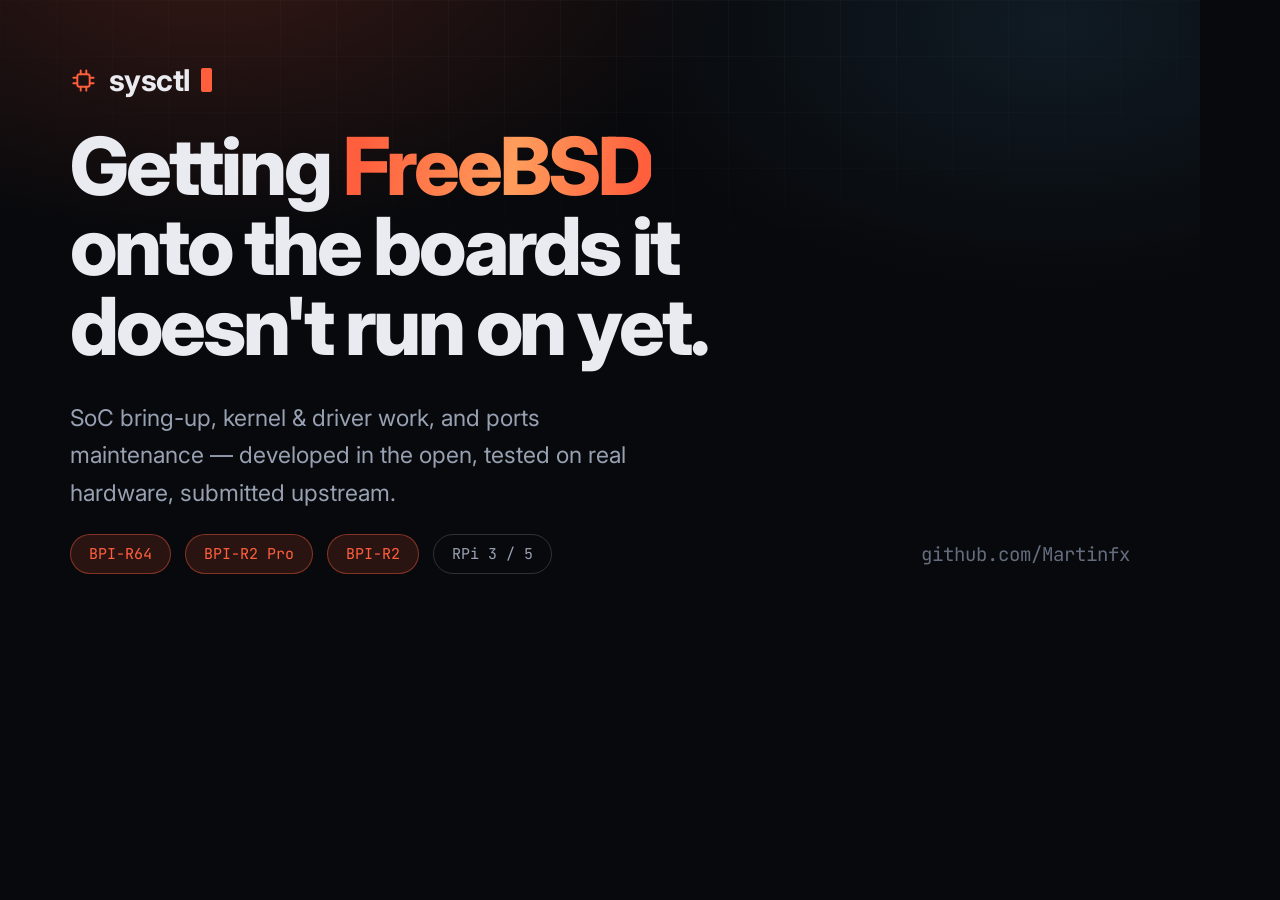
<file: tools/og-card.html>
<!DOCTYPE html>
<html lang="en">
<head>
<meta charset="utf-8">
<title>og.png source — 1200×630 social card</title>
<!--
  Source for assets/img/og.png. Render with headless Chromium:

    chrome --headless=new --disable-gpu --no-sandbox --hide-scrollbars \
           --force-device-scale-factor=1 --window-size=1200,630 \
           --virtual-time-budget=10000 --font-render-hinting=none \
           --screenshot=assets/img/og.png tools/og-card.html

  Keep the board pills and the sub-heading in step with the hero section of
  index.html, and update og:image:alt / twitter:image:alt to match.
-->
<link rel="preconnect" href="https://fonts.googleapis.com">
<link rel="preconnect" href="https://fonts.gstatic.com" crossorigin>
<link rel="stylesheet" href="https://fonts.googleapis.com/css2?family=Inter:wght@400;500;600;700;800&family=JetBrains+Mono:wght@400;500;700&display=block">
<style>
  :root {
    --bg:          #08090c;
    --text:        #e9ebf1;
    --text-dim:    #98a1b2;
    --text-faint:  #646d7e;
    --accent:      #ff5f3d;
    --accent-soft: rgba(255,95,61,.14);
    --accent-line: rgba(255,95,61,.42);
    --border-strong: rgba(255,255,255,.16);
    --grid-line:   rgba(255,255,255,.028);
    --glow:        rgba(255,95,61,.18);
    --glow-2:      rgba(86,184,245,.10);
    --sans: 'Inter', -apple-system, 'Segoe UI', Roboto, sans-serif;
    --mono: 'JetBrains Mono', ui-monospace, Menlo, Consolas, monospace;
  }
  * { box-sizing: border-box; margin: 0; padding: 0; }
  html, body { width: 1200px; height: 630px; overflow: hidden; }
  body {
    position: relative;
    background: var(--bg);
    color: var(--text);
    font-family: var(--sans);
    -webkit-font-smoothing: antialiased;
  }

  /* Same two background layers as the site. */
  body::before, body::after { content: ''; position: absolute; inset: 0; }
  body::before {
    background-image:
      linear-gradient(var(--grid-line) 1px, transparent 1px),
      linear-gradient(90deg, var(--grid-line) 1px, transparent 1px);
    background-size: 56px 56px;
    -webkit-mask-image: radial-gradient(ellipse 90% 60% at 50% 0%, #000 20%, transparent 78%);
  }
  body::after {
    background:
      radial-gradient(760px 420px at 18% -8%, var(--glow),   transparent 68%),
      radial-gradient(680px 400px at 88% 4%,  var(--glow-2), transparent 66%);
  }

  .card {
    position: relative;
    z-index: 1;
    height: 100%;
    display: flex;
    flex-direction: column;
    padding: 62px 70px 56px;
  }

  .brand { display: flex; align-items: center; gap: 12px; margin-bottom: 28px; }
  .brand svg { display: block; }
  .brand__text { font-size: 30px; font-weight: 700; letter-spacing: -.02em; }
  .brand__caret { width: 11px; height: 24px; border-radius: 2px; background: var(--accent); }

  h1 {
    font-size: 80px;
    font-weight: 800;
    line-height: 1.0;
    letter-spacing: -.038em;
    max-width: 720px;
    margin-bottom: 34px;
  }
  .grad {
    background: linear-gradient(100deg, var(--accent) 8%, #ff9d5c 55%, var(--accent) 95%);
    -webkit-background-clip: text;
    color: transparent;
  }

  .lede {
    font-weight: 400;
    font-size: 23px;
    line-height: 1.62;
    color: var(--text-dim);
    max-width: 560px;
  }

  .spacer { flex: 1; }

  .foot { display: flex; align-items: center; justify-content: space-between; gap: 24px; }
  .pills { display: flex; gap: 14px; }
  .pill {
    font-family: var(--mono);
    font-size: 15px;
    padding: 9px 18px;
    border-radius: 999px;
    border: 1px solid var(--border-strong);
    color: var(--text-dim);
    white-space: nowrap;
  }
  .pill--hi {
    border-color: var(--accent-line);
    background: var(--accent-soft);
    color: var(--accent);
  }
  .url { font-family: var(--mono); font-size: 19px; color: var(--text-faint); }
</style>
</head>
<body>
<div class="card">
  <div class="brand">
    <svg viewBox="0 0 24 24" width="27" height="27" fill="none" stroke="#ff5f3d" stroke-width="1.7" stroke-linecap="round" stroke-linejoin="round">
      <rect x="6.5" y="6.5" width="11" height="11" rx="2"/>
      <path d="M9.5 3v3.5M14.5 3v3.5M9.5 17.5V21M14.5 17.5V21M3 9.5h3.5M3 14.5h3.5M17.5 9.5H21M17.5 14.5H21"/>
    </svg>
    <span class="brand__text">sysctl</span>
    <span class="brand__caret"></span>
  </div>

  <h1>Getting <span class="grad">FreeBSD</span> onto the boards it doesn't run on yet.</h1>

  <p class="lede">
    SoC bring-up, kernel &amp; driver work, and ports maintenance —
    developed in the open, tested on real hardware, submitted upstream.
  </p>

  <div class="spacer"></div>

  <div class="foot">
    <div class="pills">
      <span class="pill pill--hi">BPI-R64</span>
      <span class="pill pill--hi">BPI-R2 Pro</span>
      <span class="pill pill--hi">BPI-R2</span>
      <span class="pill">RPi 3 / 5</span>
    </div>
    <span class="url">github.com/Martinfx</span>
  </div>
</div>
</body>
</html>
</file>
<file: assets/css/style.css>
/* ============================================================
   sysctl — FreeBSD SoC bring-up
   Terminal-dark design system. Light theme included.
   ============================================================ */

/* ---------- 1. Tokens ---------- */
:root {
  --bg:            #08090c;
  --bg-elev:       #0d0f15;
  --surface:       #11141b;
  --surface-2:     #151922;
  --border:        rgba(255,255,255,.08);
  --border-strong: rgba(255,255,255,.16);
  --text:          #e9ebf1;
  --text-dim:      #98a1b2;
  --text-faint:    #646d7e;
  --accent:        #ff5f3d;
  --accent-soft:   rgba(255,95,61,.14);
  --accent-line:   rgba(255,95,61,.42);
  --ok:            #4ade80;
  --info:          #56b8f5;
  --warn:          #fbbf24;
  --grid-line:     rgba(255,255,255,.028);
  --glow:          rgba(255,95,61,.18);
  --glow-2:        rgba(86,184,245,.10);
  --shadow:        0 1px 2px rgba(0,0,0,.4), 0 12px 32px -12px rgba(0,0,0,.65);
  --shadow-lg:     0 2px 4px rgba(0,0,0,.4), 0 28px 60px -24px rgba(0,0,0,.8);

  --sans: 'Inter', -apple-system, BlinkMacSystemFont, 'Segoe UI', Roboto, sans-serif;
  --mono: 'JetBrains Mono', ui-monospace, SFMono-Regular, Menlo, Consolas, monospace;

  --r-sm: 8px;
  --r-md: 12px;
  --r-lg: 18px;
  --r-xl: 24px;

  --pad: clamp(20px, 5vw, 32px);
  --maxw: 1200px;
  --nav-h: 64px;

  color-scheme: dark;
}

:root[data-theme="light"] {
  --bg:            #fbfbfd;
  --bg-elev:       #ffffff;
  --surface:       #ffffff;
  --surface-2:     #f4f5f8;
  --border:        rgba(12,15,22,.10);
  --border-strong: rgba(12,15,22,.20);
  --text:          #0e1118;
  --text-dim:      #4d5665;
  --text-faint:    #7b8494;
  --accent:        #dd4520;
  --accent-soft:   rgba(221,69,32,.10);
  --accent-line:   rgba(221,69,32,.40);
  --ok:            #12a150;
  --info:          #1a7fc4;
  --grid-line:     rgba(12,15,22,.035);
  --glow:          rgba(221,69,32,.10);
  --glow-2:        rgba(26,127,196,.07);
  --shadow:        0 1px 2px rgba(16,20,30,.05), 0 10px 26px -14px rgba(16,20,30,.22);
  --shadow-lg:     0 2px 6px rgba(16,20,30,.06), 0 26px 56px -26px rgba(16,20,30,.30);

  color-scheme: light;
}

/* ---------- 2. Reset & base ---------- */
*, *::before, *::after { box-sizing: border-box; }

html {
  -webkit-text-size-adjust: 100%;
  scroll-behavior: smooth;
  scroll-padding-top: calc(var(--nav-h) + 24px);
}

body {
  margin: 0;
  background: var(--bg);
  color: var(--text);
  font-family: var(--sans);
  font-size: 16px;
  line-height: 1.65;
  -webkit-font-smoothing: antialiased;
  -moz-osx-font-smoothing: grayscale;
  overflow-x: hidden;
  transition: background-color .3s ease, color .3s ease;
}

h1, h2, h3, h4 {
  margin: 0;
  line-height: 1.14;
  letter-spacing: -.024em;
  font-weight: 700;
  text-wrap: balance;
}

p { margin: 0; text-wrap: pretty; }
ul, ol { margin: 0; padding: 0; list-style: none; }

a { color: inherit; text-decoration: none; }

code, pre { font-family: var(--mono); font-size: .875em; }

img, svg { display: block; max-width: 100%; }

button { font: inherit; color: inherit; background: none; border: 0; cursor: pointer; }

::selection { background: var(--accent); color: #fff; }

:focus-visible {
  outline: 2px solid var(--accent);
  outline-offset: 3px;
  border-radius: 4px;
}

.skip-link {
  position: absolute;
  left: -9999px;
  top: 8px;
  z-index: 999;
  padding: 10px 18px;
  background: var(--accent);
  color: #fff;
  border-radius: var(--r-sm);
  font-weight: 600;
}
.skip-link:focus { left: 12px; }

.container {
  width: 100%;
  max-width: var(--maxw);
  margin-inline: auto;
  padding-inline: var(--pad);
}

/* ---------- 3. Background ---------- */
.bg-grid {
  position: fixed;
  inset: 0;
  z-index: -2;
  pointer-events: none;
  background-image:
    linear-gradient(var(--grid-line) 1px, transparent 1px),
    linear-gradient(90deg, var(--grid-line) 1px, transparent 1px);
  background-size: 56px 56px;
  mask-image: radial-gradient(ellipse 90% 60% at 50% 0%, #000 20%, transparent 78%);
  -webkit-mask-image: radial-gradient(ellipse 90% 60% at 50% 0%, #000 20%, transparent 78%);
}

.bg-glow {
  position: fixed;
  inset: 0;
  z-index: -1;
  pointer-events: none;
  background:
    radial-gradient(760px 420px at 18% -8%,  var(--glow),   transparent 68%),
    radial-gradient(680px 400px at 88% 4%,   var(--glow-2), transparent 66%);
}

/* ---------- 4. Nav ---------- */
.nav {
  position: sticky;
  top: 0;
  z-index: 100;
  height: var(--nav-h);
  display: flex;
  align-items: center;
  border-bottom: 1px solid transparent;
  transition: background-color .25s ease, border-color .25s ease, backdrop-filter .25s ease;
}
.nav.is-stuck {
  background: color-mix(in srgb, var(--bg) 78%, transparent);
  backdrop-filter: saturate(180%) blur(14px);
  -webkit-backdrop-filter: saturate(180%) blur(14px);
  border-bottom-color: var(--border);
}

.nav__inner {
  display: flex;
  align-items: center;
  gap: 20px;
}

.brand {
  display: inline-flex;
  align-items: center;
  gap: 9px;
  font-family: var(--mono);
  font-weight: 700;
  font-size: 16px;
  letter-spacing: -.02em;
  flex: none;
}
.brand__mark { color: var(--accent); display: grid; place-items: center; }
.brand__caret {
  width: 8px;
  height: 15px;
  background: var(--accent);
  border-radius: 1px;
  animation: blink 1.15s steps(2, start) infinite;
}
@keyframes blink { 50% { opacity: 0; } }

.nav__links {
  display: flex;
  align-items: center;
  gap: 4px;
  margin-left: auto;
}
.nav__links a {
  position: relative;
  padding: 7px 13px;
  border-radius: 999px;
  font-size: 14.5px;
  font-weight: 500;
  color: var(--text-dim);
  transition: color .18s ease, background-color .18s ease;
}
.nav__links a:hover { color: var(--text); background: var(--surface); }
.nav__links a.is-active { color: var(--text); }
.nav__links a.is-active::after {
  content: "";
  position: absolute;
  left: 13px; right: 13px; bottom: 1px;
  height: 2px;
  border-radius: 2px;
  background: var(--accent);
}

.nav__actions { display: flex; align-items: center; gap: 8px; }

.icon-btn {
  width: 36px;
  height: 36px;
  display: grid;
  place-items: center;
  border: 1px solid var(--border);
  border-radius: 10px;
  color: var(--text-dim);
  background: var(--surface);
  transition: color .18s ease, border-color .18s ease, transform .18s ease;
}
.icon-btn:hover { color: var(--text); border-color: var(--border-strong); transform: translateY(-1px); }
.icon-btn--accent { color: var(--accent); border-color: var(--accent-line); }
.icon-btn--accent:hover { color: var(--accent); background: var(--accent-soft); }

.icon-sun  { display: none; }
:root[data-theme="light"] .icon-sun  { display: block; }
:root[data-theme="light"] .icon-moon { display: none; }

.nav__burger { display: none; }
.burger { display: grid; gap: 4px; }
.burger i {
  display: block;
  width: 16px; height: 1.8px;
  background: currentColor;
  border-radius: 2px;
  transition: transform .22s ease, opacity .22s ease;
}
.nav__burger[aria-expanded="true"] .burger i:nth-child(1) { transform: translateY(5.8px) rotate(45deg); }
.nav__burger[aria-expanded="true"] .burger i:nth-child(2) { opacity: 0; }
.nav__burger[aria-expanded="true"] .burger i:nth-child(3) { transform: translateY(-5.8px) rotate(-45deg); }

/* ---------- 5. Buttons ---------- */
.btn {
  display: inline-flex;
  align-items: center;
  gap: 8px;
  padding: 11px 19px;
  border-radius: 11px;
  font-size: 14.5px;
  font-weight: 600;
  letter-spacing: -.01em;
  border: 1px solid transparent;
  white-space: nowrap;
  transition: transform .18s cubic-bezier(.2,.7,.3,1), box-shadow .18s ease,
              background-color .18s ease, border-color .18s ease, color .18s ease;
}
.btn:hover { transform: translateY(-2px); }
.btn:active { transform: translateY(0); }

.btn--primary {
  background: var(--accent);
  color: #fff;
  box-shadow: 0 1px 0 rgba(255,255,255,.16) inset, 0 10px 24px -10px var(--accent);
}
.btn--primary:hover { box-shadow: 0 1px 0 rgba(255,255,255,.2) inset, 0 16px 34px -12px var(--accent); }

.btn--ghost {
  background: var(--surface);
  border-color: var(--border);
  color: var(--text);
}
.btn--ghost:hover { border-color: var(--border-strong); background: var(--surface-2); }

/* ---------- 6. Hero ---------- */
.hero { padding: clamp(56px, 9vw, 104px) 0 clamp(40px, 6vw, 72px); }

.hero__inner {
  display: grid;
  grid-template-columns: minmax(0, 1.02fr) minmax(0, .98fr);
  gap: clamp(32px, 5vw, 60px);
  align-items: center;
}

.eyebrow {
  display: inline-flex;
  align-items: center;
  gap: 9px;
  padding: 6px 14px 6px 11px;
  margin-bottom: 24px;
  border: 1px solid var(--border);
  border-radius: 999px;
  background: var(--surface);
  font-family: var(--mono);
  font-size: 12.5px;
  color: var(--text-dim);
  letter-spacing: .01em;
}
.dot {
  width: 7px; height: 7px;
  border-radius: 50%;
  background: var(--ok);
  box-shadow: 0 0 0 3px color-mix(in srgb, var(--ok) 22%, transparent);
  animation: pulse 2.4s ease-in-out infinite;
}
@keyframes pulse { 50% { opacity: .45; transform: scale(.86); } }

.hero__title {
  font-size: clamp(2.15rem, 4.4vw, 3.45rem);
  font-weight: 800;
  letter-spacing: -.038em;
  margin-bottom: 22px;
}
.grad {
  background: linear-gradient(100deg, var(--accent) 8%, #ff9d5c 55%, var(--accent) 95%);
  -webkit-background-clip: text;
  background-clip: text;
  color: transparent;
}

.hero__lede {
  font-size: clamp(1.02rem, 1.6vw, 1.16rem);
  color: var(--text-dim);
  max-width: 54ch;
  margin-bottom: 32px;
}

.hero__cta { display: flex; flex-wrap: wrap; gap: 12px; margin-bottom: 32px; }

.hero__chips { display: flex; flex-wrap: wrap; gap: 7px; }
.hero__chips li {
  padding: 4px 11px;
  border: 1px dashed var(--border-strong);
  border-radius: 999px;
  font-family: var(--mono);
  font-size: 11.5px;
  color: var(--text-faint);
}

/* ---------- 7. Terminal ---------- */
.term {
  border: 1px solid var(--border-strong);
  border-radius: var(--r-lg);
  background: var(--bg-elev);
  box-shadow: var(--shadow-lg);
  overflow: hidden;
}

.term__bar {
  display: flex;
  align-items: center;
  gap: 12px;
  padding: 11px 14px;
  border-bottom: 1px solid var(--border);
  background: var(--surface);
}
.term__dots { display: flex; gap: 6px; }
.term__dots i {
  width: 10px; height: 10px;
  border-radius: 50%;
  background: var(--border-strong);
}
.term__dots i:nth-child(1) { background: #ff5f57; }
.term__dots i:nth-child(2) { background: #febc2e; }
.term__dots i:nth-child(3) { background: #28c840; }

.term__title {
  font-family: var(--mono);
  font-size: 12px;
  color: var(--text-faint);
  margin-inline: auto;
}
.term__badge {
  font-family: var(--mono);
  font-size: 10.5px;
  text-transform: uppercase;
  letter-spacing: .08em;
  padding: 2px 8px;
  border-radius: 999px;
  color: var(--ok);
  background: color-mix(in srgb, var(--ok) 14%, transparent);
}

.term__copy {
  display: inline-flex;
  align-items: center;
  gap: 6px;
  padding: 4px 10px;
  border: 1px solid var(--border);
  border-radius: 7px;
  font-family: var(--mono);
  font-size: 11px;
  color: var(--text-dim);
  transition: color .18s ease, border-color .18s ease;
}
.term__copy:hover { color: var(--text); border-color: var(--border-strong); }
.term__copy.is-done { color: var(--ok); border-color: color-mix(in srgb, var(--ok) 45%, transparent); }

.term__body {
  margin: 0;
  padding: 18px 18px 22px;
  min-height: 336px;
  font-family: var(--mono);
  font-size: 12.4px;
  line-height: 1.72;
  color: var(--text-dim);
  white-space: pre-wrap;
  word-break: break-word;
  overflow-x: auto;
}
.term__body--static { min-height: 0; padding-bottom: 18px; }
.term--sm .term__body { min-height: 0; font-size: 12px; }

.term__body .c-dim { color: var(--text-faint); }
.term__body .c-acc { color: var(--accent); }
.term__body .c-ok  { color: var(--ok); }
.term__body .c-inf { color: var(--info); }
.term__body .c-hi  { color: var(--text); }

.term__cursor {
  display: inline-block;
  width: 7px;
  height: 1em;
  vertical-align: text-bottom;
  background: var(--accent);
  animation: blink 1.1s steps(2, start) infinite;
}

/* A console is dark in both themes — re-scope the tokens inside .term. */
:root[data-theme="light"] .term {
  --bg-elev:       #0d0f15;
  --surface:       #171a22;
  --surface-2:     #1c2029;
  --border:        rgba(255,255,255,.10);
  --border-strong: rgba(255,255,255,.16);
  --text:          #e9ebf1;
  --text-dim:      #98a1b2;
  --text-faint:    #79839a;
  --accent:        #ff7a55;
  --ok:            #4ade80;
  --info:          #56b8f5;
  color-scheme: dark;
}

/* ---------- 8. Stats ---------- */
.stats { padding: clamp(24px, 4vw, 40px) 0; }
.stats__grid {
  display: grid;
  grid-template-columns: repeat(4, 1fr);
  gap: 1px;
  background: var(--border);
  border: 1px solid var(--border);
  border-radius: var(--r-lg);
  overflow: hidden;
}
.stat {
  background: var(--bg);
  padding: 26px 22px;
  text-align: center;
}
.stat__num {
  display: block;
  font-family: var(--mono);
  font-size: clamp(1.6rem, 3.2vw, 2.15rem);
  font-weight: 700;
  letter-spacing: -.03em;
  color: var(--text);
  font-variant-numeric: tabular-nums;
}
.stat__label {
  display: block;
  margin-top: 4px;
  font-size: 12.5px;
  color: var(--text-faint);
  letter-spacing: .01em;
}

/* ---------- 9. Sections ---------- */
.section { padding: clamp(64px, 9vw, 112px) 0; }
.section--alt { background: color-mix(in srgb, var(--surface) 46%, transparent); border-block: 1px solid var(--border); }

.section__head { max-width: 62ch; margin-bottom: clamp(32px, 5vw, 52px); }

.section__kicker {
  font-family: var(--mono);
  font-size: 12px;
  letter-spacing: .13em;
  text-transform: uppercase;
  color: var(--accent);
  margin-bottom: 14px;
}
.section__title {
  font-size: clamp(1.75rem, 3.6vw, 2.6rem);
  font-weight: 800;
  letter-spacing: -.032em;
  margin-bottom: 14px;
}
.section__lede { color: var(--text-dim); font-size: clamp(1rem, 1.4vw, 1.08rem); }
.section__lede em { color: var(--text); font-style: normal; }

/* ---------- 10. Project cards ---------- */
.cards {
  display: grid;
  grid-template-columns: repeat(2, minmax(0, 1fr));
  gap: 18px;
}

.card {
  position: relative;
  display: flex;
  flex-direction: column;
  padding: 26px;
  border: 1px solid var(--border);
  border-radius: var(--r-lg);
  background: var(--surface);
  overflow: hidden;
  transition: transform .28s cubic-bezier(.2,.7,.3,1), border-color .28s ease, box-shadow .28s ease;
}
.card::before {
  content: "";
  position: absolute;
  inset: 0;
  opacity: 0;
  transition: opacity .3s ease;
  background: radial-gradient(420px circle at var(--mx, 50%) var(--my, 0%), var(--accent-soft), transparent 62%);
  pointer-events: none;
}
.card:hover { transform: translateY(-4px); border-color: var(--accent-line); box-shadow: var(--shadow-lg); }
.card:hover::before { opacity: 1; }

.card--feature { grid-column: 1 / -1; }
.card--feature .card__title { font-size: clamp(1.5rem, 2.6vw, 1.85rem); }
.card--feature .card__desc { max-width: 62ch; font-size: 15.4px; }

.card__top { display: flex; align-items: center; justify-content: space-between; margin-bottom: 18px; }

.card__icon {
  width: 42px; height: 42px;
  display: grid;
  place-items: center;
  border: 1px solid var(--border);
  border-radius: 11px;
  background: var(--bg-elev);
  color: var(--accent);
}

.card__title { font-size: 1.3rem; margin-bottom: 10px; }

.card__desc { color: var(--text-dim); font-size: 14.8px; margin-bottom: 18px; }
.card__desc em { color: var(--text); font-style: italic; }
.card__desc code {
  padding: 1px 5px;
  border-radius: 5px;
  background: var(--surface-2);
  border: 1px solid var(--border);
  color: var(--text);
}

.card__meta {
  display: grid;
  gap: 6px;
  padding: 13px 0;
  margin-bottom: 16px;
  border-block: 1px solid var(--border);
  font-family: var(--mono);
  font-size: 11.8px;
}
.card__meta li { display: flex; gap: 10px; }
.card__meta .k { color: var(--text-faint); min-width: 66px; }
.card__meta .v { color: var(--text-dim); word-break: break-word; }

.card__tags { display: flex; flex-wrap: wrap; gap: 6px; margin-bottom: 20px; }

.tag {
  padding: 3px 9px;
  border: 1px solid var(--border);
  border-radius: 6px;
  background: var(--bg-elev);
  font-family: var(--mono);
  font-size: 11px;
  color: var(--text-faint);
}
.tag--accent {
  color: var(--accent);
  border-color: var(--accent-line);
  background: var(--accent-soft);
  text-transform: uppercase;
  letter-spacing: .07em;
}

.card__foot {
  display: flex;
  align-items: center;
  justify-content: space-between;
  gap: 12px;
  flex-wrap: wrap;
  margin-top: auto;
}

.card__stats {
  display: flex;
  gap: 14px;
  font-family: var(--mono);
  font-size: 11.5px;
  color: var(--text-faint);
}
.card__stats b { color: var(--text-dim); font-weight: 500; }

.card__links { display: flex; gap: 14px; margin-left: auto; }

.lnk {
  display: inline-flex;
  align-items: center;
  gap: 5px;
  font-size: 13.5px;
  font-weight: 600;
  color: var(--text-dim);
  transition: color .18s ease, gap .18s ease;
}
.lnk:hover { color: var(--text); }
.lnk--go { color: var(--accent); }
.lnk--go:hover { color: var(--accent); gap: 8px; }

/* ---------- 11. Filters ---------- */
.filters { display: flex; flex-wrap: wrap; gap: 7px; margin-bottom: 22px; }
.chip {
  padding: 7px 15px;
  border: 1px solid var(--border);
  border-radius: 999px;
  background: var(--surface);
  font-family: var(--mono);
  font-size: 12.5px;
  color: var(--text-dim);
  transition: color .18s ease, border-color .18s ease, background-color .18s ease;
}
.chip:hover { color: var(--text); border-color: var(--border-strong); }
.chip.is-active {
  color: var(--accent);
  border-color: var(--accent-line);
  background: var(--accent-soft);
}

/* ---------- 12. Boards ---------- */
.boards {
  display: grid;
  grid-template-columns: repeat(auto-fill, minmax(290px, 1fr));
  gap: 14px;
}

.board {
  display: flex;
  flex-direction: column;
  padding: 20px;
  border: 1px solid var(--border);
  border-radius: var(--r-md);
  background: var(--bg);
  transition: transform .24s cubic-bezier(.2,.7,.3,1), border-color .24s ease, box-shadow .24s ease;
}
.board:hover { transform: translateY(-3px); border-color: var(--accent-line); box-shadow: var(--shadow); }
.board.is-hidden { display: none; }

.board__head { display: flex; align-items: start; justify-content: space-between; gap: 12px; margin-bottom: 6px; }
.board__name { font-size: 1.06rem; letter-spacing: -.02em; }

.status {
  flex: none;
  padding: 3px 9px;
  border-radius: 999px;
  font-family: var(--mono);
  font-size: 10.5px;
  letter-spacing: .04em;
  white-space: nowrap;
}
.status--work  { color: var(--warn); background: color-mix(in srgb, var(--warn) 14%, transparent); }
.status--arena { color: var(--info); background: color-mix(in srgb, var(--info) 14%, transparent); }
.status--ok    { color: var(--ok);   background: color-mix(in srgb, var(--ok) 14%, transparent); }

.board__soc {
  font-family: var(--mono);
  font-size: 11.8px;
  color: var(--accent);
  margin-bottom: 10px;
}
.board__desc { font-size: 13.6px; color: var(--text-dim); margin-bottom: 16px; }

.board__foot {
  margin-top: auto;
  padding-top: 12px;
  border-top: 1px solid var(--border);
  display: flex;
  align-items: center;
  justify-content: space-between;
  gap: 10px;
}
.board__branch {
  font-size: 10.6px;
  color: var(--text-faint);
  overflow: hidden;
  text-overflow: ellipsis;
  white-space: nowrap;
}
.board__when {
  flex: none;
  font-family: var(--mono);
  font-size: 10.6px;
  color: var(--text-faint);
}

.boards__note {
  margin-top: 22px;
  font-size: 14px;
  color: var(--text-faint);
}
.boards__note a { color: var(--accent); font-weight: 600; border-bottom: 1px solid var(--accent-line); }

.download {
  margin-top: 22px;
  padding: 24px;
  display: flex;
  align-items: center;
  justify-content: space-between;
  gap: 24px;
  border: 1px solid var(--accent-line);
  border-radius: var(--r-lg);
  background: linear-gradient(135deg, var(--accent-soft), transparent 70%), var(--bg);
}
.download__text { min-width: 0; }
.download__kicker {
  font-family: var(--mono);
  font-size: 11px;
  letter-spacing: .08em;
  text-transform: uppercase;
  color: var(--accent);
  margin-bottom: 6px;
}
.download__title { font-size: 1.15rem; letter-spacing: -.02em; margin-bottom: 8px; }
.download__desc { font-size: 14px; color: var(--text-dim); max-width: 62ch; }
.download__cmd {
  margin-top: 14px;
  padding: 10px 14px;
  border: 1px solid var(--border);
  border-radius: var(--r-sm);
  background: var(--surface-2);
  font-family: var(--mono);
  font-size: 12px;
  color: var(--text-dim);
  overflow-x: auto;
}
.download__actions { flex: none; display: flex; flex-wrap: wrap; gap: 10px; }
@media (max-width: 760px) {
  .download { flex-direction: column; align-items: stretch; padding: 20px; }
}

/* ---------- 13. Rules ---------- */
.rules {
  display: grid;
  grid-template-columns: repeat(3, minmax(0, 1fr));
  gap: 1px;
  background: var(--border);
  border: 1px solid var(--border);
  border-radius: var(--r-lg);
  overflow: hidden;
}
.rule {
  position: relative;
  padding: 28px 24px;
  background: var(--bg);
  transition: background-color .24s ease;
}
.rule:hover { background: var(--surface); }
.rule__n {
  display: block;
  font-family: var(--mono);
  font-size: 12px;
  color: var(--accent);
  margin-bottom: 12px;
  letter-spacing: .06em;
}
.rule h3 { font-size: 1.06rem; margin-bottom: 8px; }
.rule p { font-size: 14px; color: var(--text-dim); }

/* ---------- 14. Collaborate ---------- */
.collab {
  display: grid;
  grid-template-columns: minmax(0, 1fr) minmax(0, .92fr);
  gap: clamp(28px, 5vw, 56px);
  align-items: start;
}

.collab__steps { display: grid; gap: 16px; margin: 30px 0; }
.collab__steps li { display: flex; gap: 14px; align-items: start; }
.collab__i {
  flex: none;
  width: 28px; height: 28px;
  display: grid;
  place-items: center;
  border: 1px solid var(--accent-line);
  border-radius: 8px;
  background: var(--accent-soft);
  color: var(--accent);
  font-family: var(--mono);
  font-size: 12.5px;
  font-weight: 700;
}
.collab__steps strong { font-size: 15px; font-weight: 650; }
.collab__steps p { font-size: 13.8px; color: var(--text-dim); }

.collab__cta { display: flex; flex-wrap: wrap; gap: 12px; }

.collab__box { display: grid; gap: 16px; }

.collab__facts {
  display: grid;
  gap: 1px;
  background: var(--border);
  border: 1px solid var(--border);
  border-radius: var(--r-md);
  overflow: hidden;
}
.collab__facts > div {
  display: flex;
  justify-content: space-between;
  gap: 14px;
  padding: 13px 16px;
  background: var(--bg);
  font-family: var(--mono);
  font-size: 12px;
}
.collab__facts .k { color: var(--text-faint); }
.collab__facts .v { color: var(--text-dim); text-align: right; }

/* ---------- 15. Footer ---------- */
.footer { border-top: 1px solid var(--border); padding-top: clamp(40px, 6vw, 64px); }
.footer__inner {
  display: grid;
  grid-template-columns: minmax(0, 1.4fr) minmax(0, 1fr);
  gap: 32px;
  padding-bottom: 40px;
}
.footer__brand .brand__text { font-family: var(--mono); font-weight: 700; font-size: 17px; }
.footer__brand p { margin-top: 10px; color: var(--text-faint); font-size: 14px; max-width: 40ch; }

.footer__links { display: flex; gap: 48px; flex-wrap: wrap; }
.footer__links h3 {
  font-family: var(--mono);
  font-size: 11px;
  text-transform: uppercase;
  letter-spacing: .1em;
  color: var(--text-faint);
  margin-bottom: 12px;
  font-weight: 500;
}
.footer__links a {
  display: block;
  font-size: 14px;
  color: var(--text-dim);
  padding: 3px 0;
  transition: color .18s ease;
}
.footer__links a:hover { color: var(--accent); }

.footer__bar {
  display: flex;
  align-items: center;
  justify-content: space-between;
  gap: 16px;
  flex-wrap: wrap;
  padding-block: 20px;
  border-top: 1px solid var(--border);
  font-size: 13px;
  color: var(--text-faint);
}
.footer__top { transition: color .18s ease; }
.footer__top:hover { color: var(--accent); }

/* ---------- 16. Reveal animation ---------- */
[data-reveal] {
  opacity: 0;
  transform: translateY(14px);
  transition: opacity .6s cubic-bezier(.2,.7,.3,1), transform .6s cubic-bezier(.2,.7,.3,1);
}
[data-reveal].is-in { opacity: 1; transform: none; }

/* ---------- 17. Responsive ---------- */
@media (max-width: 1080px) {
  .eco { grid-template-columns: repeat(3, minmax(0, 1fr)); }
}

@media (max-width: 980px) {
  .hero__inner { grid-template-columns: 1fr; }
  .hero__term { order: 2; }
  .cards { grid-template-columns: 1fr; }
  .card--feature { grid-column: auto; }
  .rules { grid-template-columns: repeat(2, minmax(0, 1fr)); }
  .collab { grid-template-columns: 1fr; }
  .stats__grid { grid-template-columns: repeat(2, 1fr); }
}

@media (max-width: 760px) {
  :root { --nav-h: 58px; }

  .nav__burger { display: grid; }
  .nav__gh span { display: none; }
  .nav__gh { padding-inline: 12px; }

  .nav__links {
    position: fixed;
    inset: var(--nav-h) 0 auto;
    flex-direction: column;
    align-items: stretch;
    gap: 2px;
    margin: 0;
    padding: 14px var(--pad) 22px;
    background: var(--bg-elev);
    border-bottom: 1px solid var(--border);
    box-shadow: var(--shadow-lg);
    transform: translateY(-8px);
    opacity: 0;
    visibility: hidden;
    transition: opacity .2s ease, transform .2s ease, visibility .2s;
  }
  .nav__links.is-open { opacity: 1; transform: none; visibility: visible; }
  .nav__links a { padding: 12px 14px; border-radius: 10px; font-size: 15.5px; }
  .nav__links a.is-active::after { display: none; }

  .footer__inner { grid-template-columns: 1fr; }
  .footer__links { gap: 32px; }
  .term__body { min-height: 280px; font-size: 11.6px; }
}

@media (max-width: 620px) {
  .eco   { grid-template-columns: repeat(2, minmax(0, 1fr)); }
  .rules { grid-template-columns: 1fr; }
}

@media (max-width: 460px) {
  .eco { grid-template-columns: 1fr; }
  .stats__grid { grid-template-columns: 1fr; }
  .hero__title { font-size: clamp(2rem, 9vw, 2.5rem); }
  .card { padding: 22px; }
}

/* ---------- 18. Motion & print ---------- */
@media (prefers-reduced-motion: reduce) {
  html { scroll-behavior: auto; }
  *, *::before, *::after {
    animation-duration: .001ms !important;
    animation-iteration-count: 1 !important;
    transition-duration: .001ms !important;
  }
  [data-reveal] { opacity: 1; transform: none; }
}

@media print {
  .nav, .bg-grid, .bg-glow, .hero__term, .footer__top { display: none !important; }
  body { background: #fff; color: #000; }
  [data-reveal] { opacity: 1; transform: none; }
}

/* ---------- 19. Upstream flow ---------- */
.flow {
  display: grid;
  grid-template-columns: repeat(4, 1fr);
  gap: 1px;
  background: var(--border);
  border: 1px solid var(--border);
  border-radius: var(--r-lg);
  overflow: hidden;
  margin-bottom: clamp(40px, 6vw, 60px);
}

.flow__step {
  position: relative;
  padding: 26px 24px;
  background: var(--bg);
  transition: background-color .24s ease;
}
.flow__step:hover { background: var(--surface); }

/* connector arrow between steps */
.flow__step:not(:last-child)::after {
  content: "";
  position: absolute;
  right: -7px;
  top: 34px;
  z-index: 2;
  width: 13px;
  height: 13px;
  border-top: 1.6px solid var(--accent-line);
  border-right: 1.6px solid var(--accent-line);
  transform: rotate(45deg);
  background: var(--bg);
}

.flow__n {
  display: inline-block;
  font-family: var(--mono);
  font-size: 11.5px;
  letter-spacing: .08em;
  color: var(--accent);
  padding: 2px 8px;
  border: 1px solid var(--accent-line);
  border-radius: 6px;
  background: var(--accent-soft);
  margin-bottom: 14px;
}
.flow__step h3 { font-size: 1.05rem; margin-bottom: 8px; }
.flow__step p { font-size: 13.6px; color: var(--text-dim); }
.flow__step code {
  padding: 1px 5px;
  border-radius: 5px;
  background: var(--surface-2);
  border: 1px solid var(--border);
  color: var(--text);
  font-size: 11.6px;
}
.flow__step--end .flow__n { color: var(--ok); border-color: color-mix(in srgb, var(--ok) 45%, transparent); background: color-mix(in srgb, var(--ok) 12%, transparent); }

/* ---------- 20. Ecosystem tiles ---------- */
.eco__heading {
  font-size: 1.12rem;
  letter-spacing: -.02em;
  margin-bottom: 18px;
  color: var(--text);
}

.eco {
  display: grid;
  grid-template-columns: repeat(5, minmax(0, 1fr));
  gap: 12px;
}

.eco__tile {
  position: relative;
  display: flex;
  flex-direction: column;
  gap: 3px;
  padding: 18px 18px 16px;
  border: 1px solid var(--border);
  border-radius: var(--r-md);
  background: var(--surface);
  transition: transform .22s cubic-bezier(.2,.7,.3,1), border-color .22s ease, box-shadow .22s ease;
}
.eco__tile::after {
  content: "↗";
  position: absolute;
  top: 14px;
  right: 14px;
  font-size: 12px;
  color: var(--text-faint);
  transition: color .22s ease, transform .22s ease;
}
.eco__tile:hover { transform: translateY(-3px); border-color: var(--accent-line); box-shadow: var(--shadow); }
.eco__tile:hover::after { color: var(--accent); transform: translate(2px, -2px); }

.eco__name { font-size: 14.6px; font-weight: 650; letter-spacing: -.015em; padding-right: 20px; }
.eco__host { font-family: var(--mono); font-size: 11px; color: var(--accent); }
.eco__desc { margin-top: 6px; font-size: 13px; color: var(--text-dim); line-height: 1.5; }

.eco__tile--hi { background: linear-gradient(180deg, var(--accent-soft), transparent 70%), var(--surface); border-color: var(--accent-line); }

@media (max-width: 980px) {
  .flow { grid-template-columns: repeat(2, 1fr); }
  .flow__step:nth-child(2)::after { display: none; }
}
@media (max-width: 560px) {
  .flow { grid-template-columns: 1fr; }
  .flow__step::after { display: none !important; }
}

/* ---------- 21. Feature card: two-column layout on wide screens ---------- */
@media (min-width: 981px) {
  .card--feature {
    display: grid;
    grid-template-columns: minmax(0, 1.25fr) minmax(0, .75fr);
    grid-template-areas:
      "top   meta"
      "title meta"
      "desc  meta"
      "tags  foot";
    column-gap: clamp(28px, 4vw, 52px);
    align-content: start;
    padding: 30px;
  }
  .card--feature .card__top   { grid-area: top;   margin-bottom: 16px; }
  .card--feature .card__title { grid-area: title; }
  .card--feature .card__desc  { grid-area: desc;  max-width: none; margin-bottom: 0; }

  .card--feature .card__meta {
    grid-area: meta;
    align-self: start;
    gap: 10px;
    margin: 0;
    padding: 18px 20px;
    border: 1px solid var(--border);
    border-radius: var(--r-md);
    background: var(--bg-elev);
  }
  .card--feature .card__meta li { flex-direction: column; gap: 2px; }
  .card--feature .card__meta .k {
    font-size: 10.5px;
    letter-spacing: .09em;
    text-transform: uppercase;
  }
  .card--feature .card__meta .v { color: var(--text); font-size: 12.4px; }

  .card--feature .card__tags { grid-area: tags; align-self: end; margin: 24px 0 0; }
  .card--feature .card__foot { grid-area: foot; align-self: end; margin: 24px 0 0; justify-content: flex-end; }
}

/* ---------- 22. FAQ ---------- */
.faq {
  display: grid;
  gap: 1px;
  background: var(--border);
  border: 1px solid var(--border);
  border-radius: var(--r-lg);
  overflow: hidden;
}

.faq__item { background: var(--bg); }

.faq__item summary {
  display: flex;
  align-items: center;
  gap: 14px;
  padding: 20px 24px;
  cursor: pointer;
  list-style: none;
  transition: background-color .2s ease;
}
.faq__item summary::-webkit-details-marker { display: none; }
.faq__item summary:hover { background: var(--surface); }

.faq__item summary h3 {
  font-size: 1.02rem;
  font-weight: 600;
  letter-spacing: -.018em;
  margin: 0;
  flex: 1;
}

/* chevron, rotated when the disclosure is open */
.faq__item summary::after {
  content: "";
  flex: none;
  width: 9px;
  height: 9px;
  border-right: 1.8px solid var(--accent);
  border-bottom: 1.8px solid var(--accent);
  transform: rotate(45deg) translate(-2px, -2px);
  transition: transform .22s ease;
}
.faq__item[open] summary::after { transform: rotate(-135deg) translate(-2px, -2px); }
.faq__item[open] summary { background: var(--surface); }

.faq__a { padding: 0 24px 22px; }
.faq__a p { font-size: 14.6px; color: var(--text-dim); max-width: 76ch; }
.faq__a p + p { margin-top: 12px; }
.faq__a a { color: var(--accent); font-weight: 600; border-bottom: 1px solid var(--accent-line); }
.faq__a code {
  padding: 1px 5px;
  border-radius: 5px;
  background: var(--surface-2);
  border: 1px solid var(--border);
  color: var(--text);
}
.faq__a pre {
  margin: 14px 0;
  padding: 16px 18px;
  border: 1px solid var(--border);
  border-radius: var(--r-md);
  background: var(--bg-elev);
  overflow-x: auto;
  font-size: 12.2px;
  line-height: 1.7;
  color: var(--text-dim);
}
.faq__a pre code { padding: 0; border: 0; background: none; color: inherit; }

/* ---------- 23. About / profile ---------- */
.about {
  display: grid;
  grid-template-columns: minmax(0, 1.1fr) minmax(0, .9fr);
  gap: clamp(32px, 5vw, 64px);
  align-items: start;
}

.about__body {
  margin-top: 16px;
  font-size: 15px;
  color: var(--text-dim);
  max-width: 60ch;
}
.about__body a { color: var(--accent); font-weight: 600; border-bottom: 1px solid var(--accent-line); }

.about__cta { display: flex; flex-wrap: wrap; gap: 12px; margin-top: 28px; }

.about__sk-title {
  font-family: var(--mono);
  font-size: 11px;
  text-transform: uppercase;
  letter-spacing: .12em;
  color: var(--text-faint);
  font-weight: 500;
  margin-bottom: 14px;
}

.skills {
  display: grid;
  gap: 1px;
  margin: 0;
  background: var(--border);
  border: 1px solid var(--border);
  border-radius: var(--r-lg);
  overflow: hidden;
}
.skill { padding: 16px 20px; background: var(--bg); transition: background-color .22s ease; }
.skill:hover { background: var(--surface); }
.skill dt {
  font-family: var(--mono);
  font-size: 11.5px;
  letter-spacing: .04em;
  color: var(--accent);
  margin-bottom: 5px;
}
.skill dd { margin: 0; font-size: 13.8px; color: var(--text-dim); line-height: 1.55; }

.collab__facts a { color: var(--text-dim); border-bottom: 1px solid var(--border-strong); }
.collab__facts a:hover { color: var(--accent); }

@media (max-width: 980px) {
  .about { grid-template-columns: 1fr; }
}
</file>
